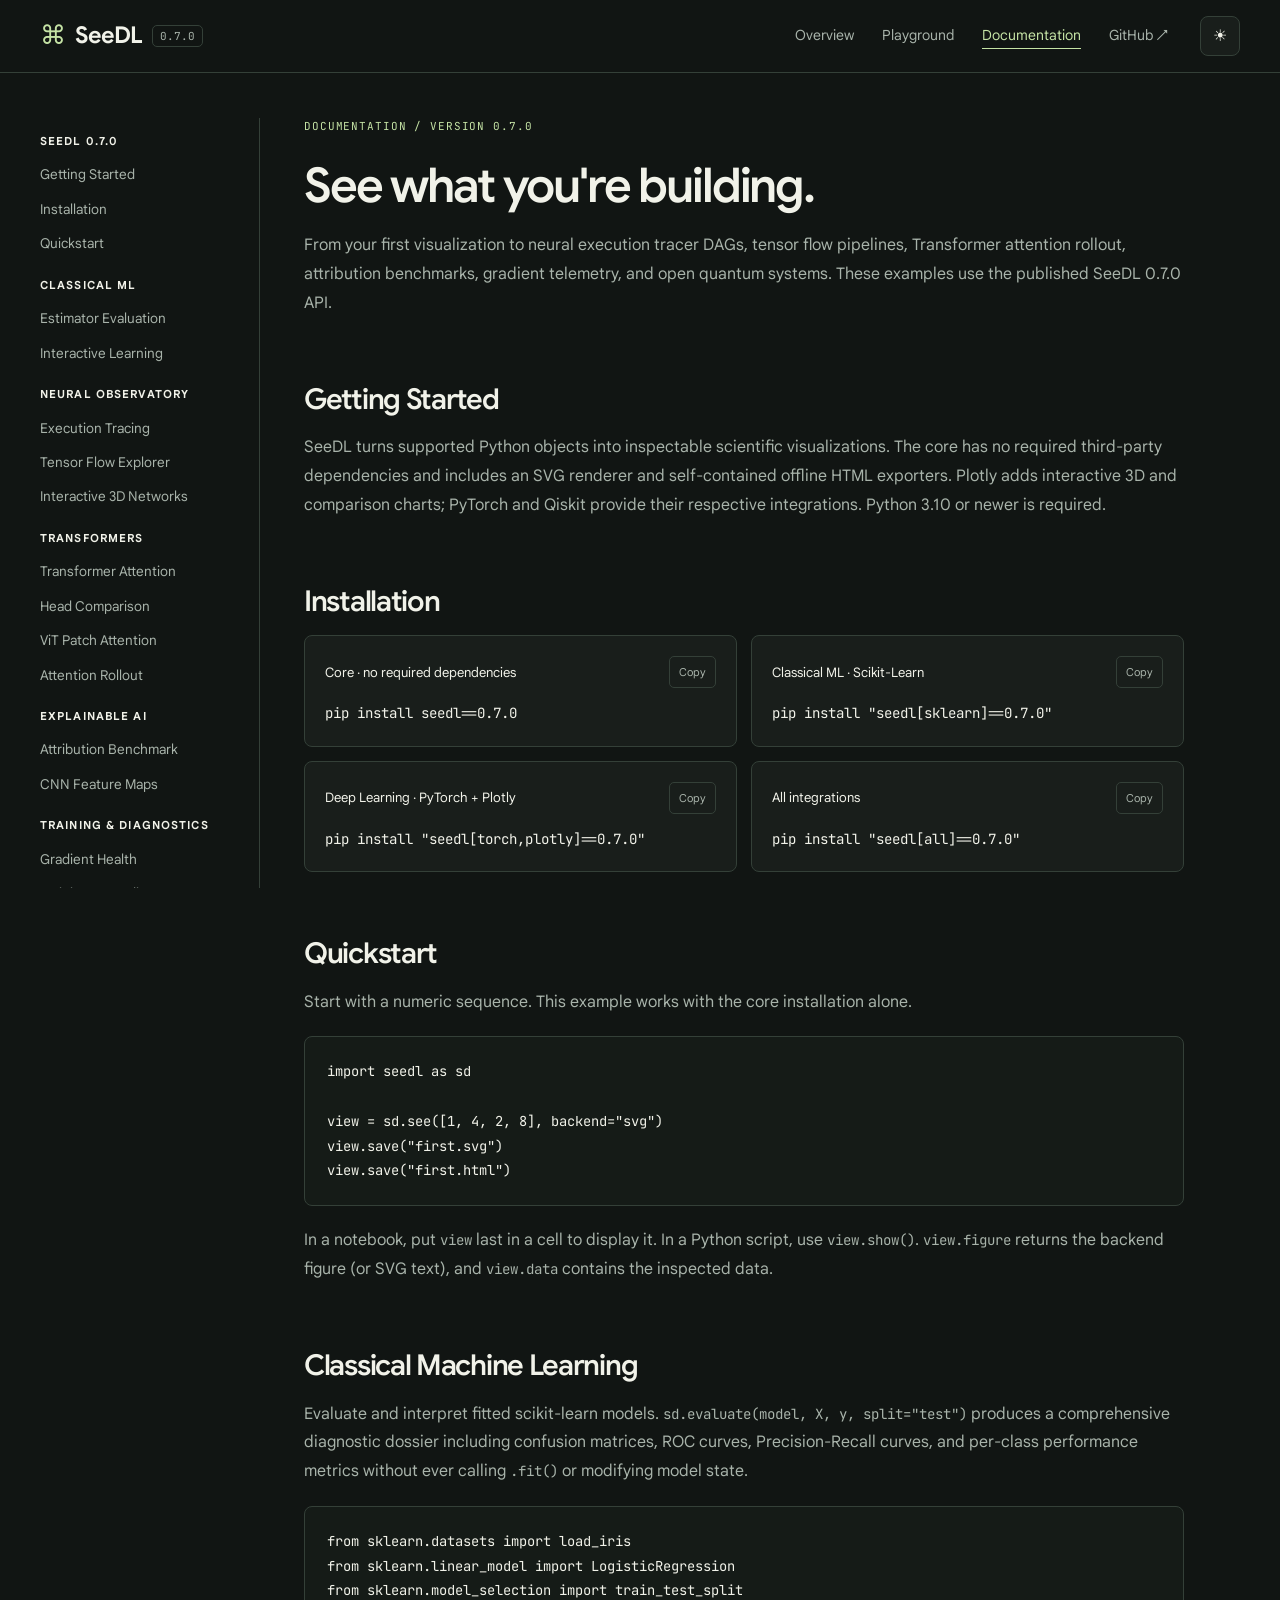
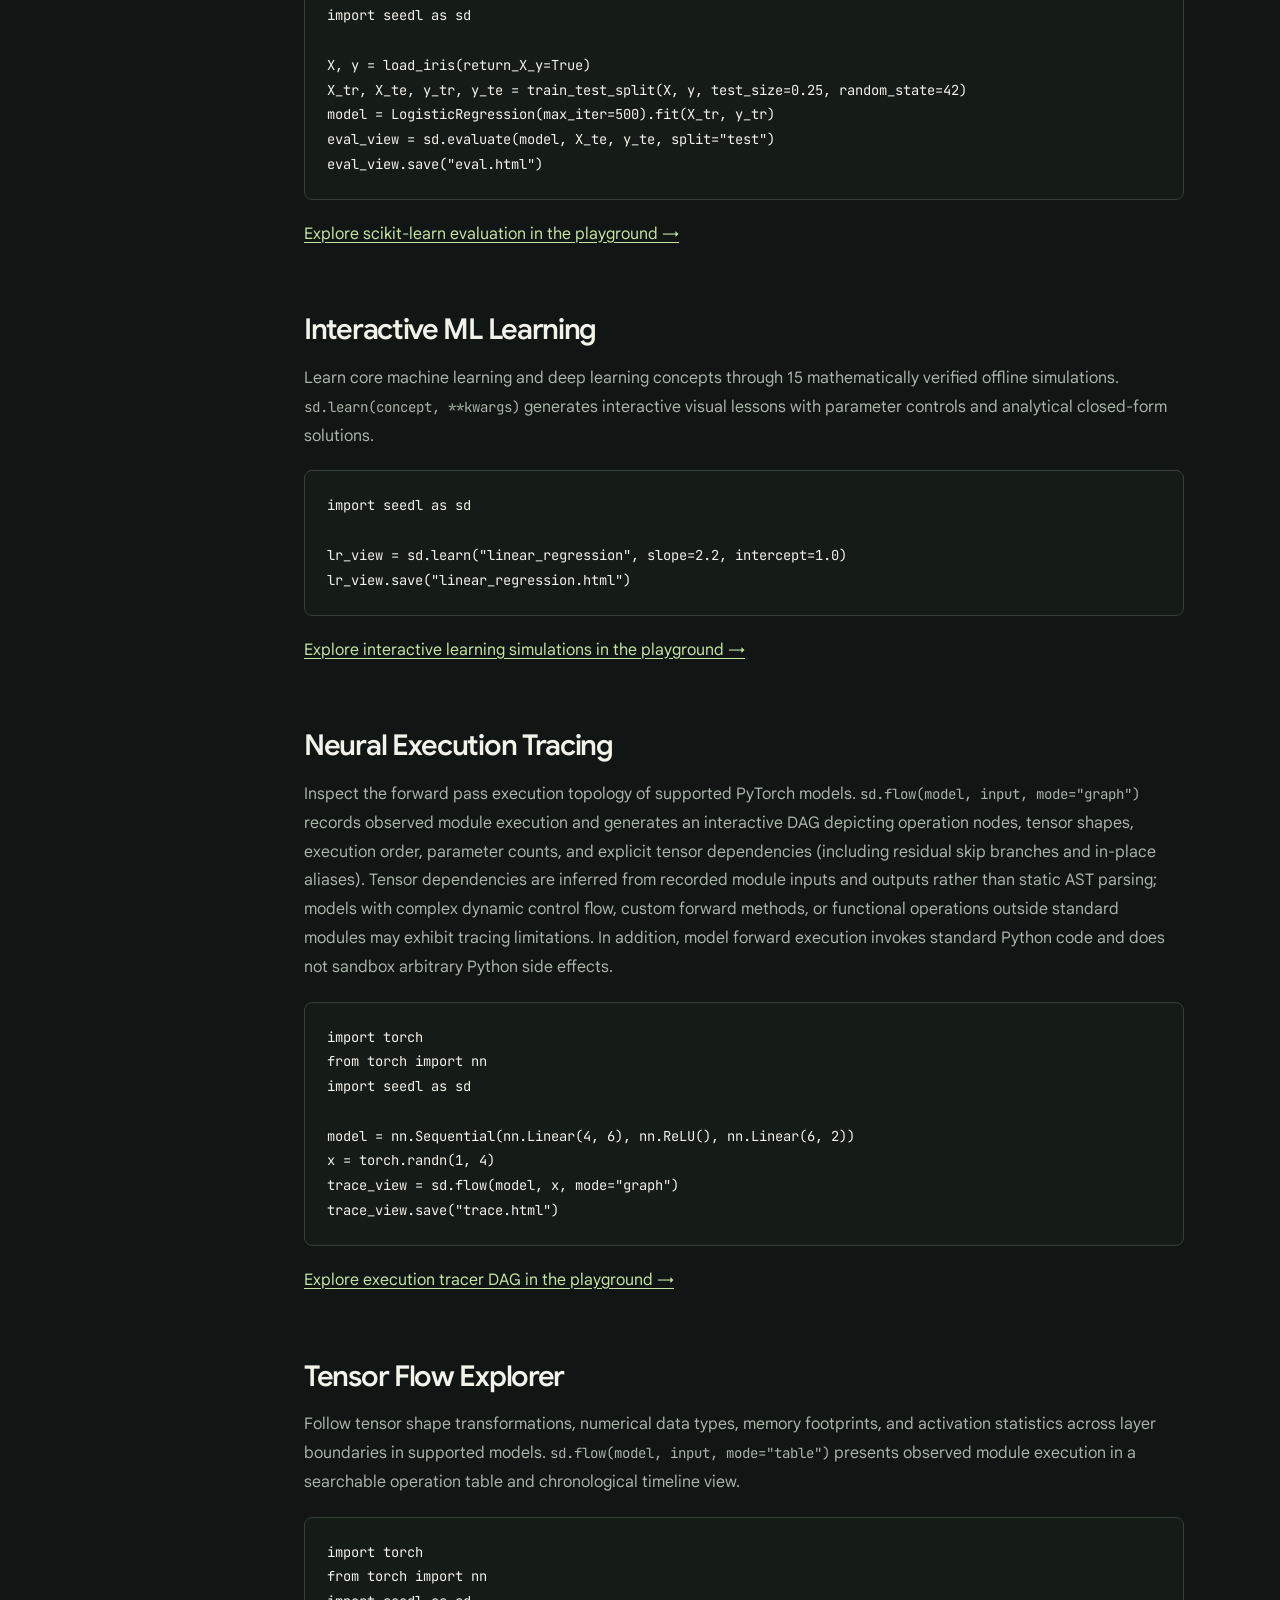
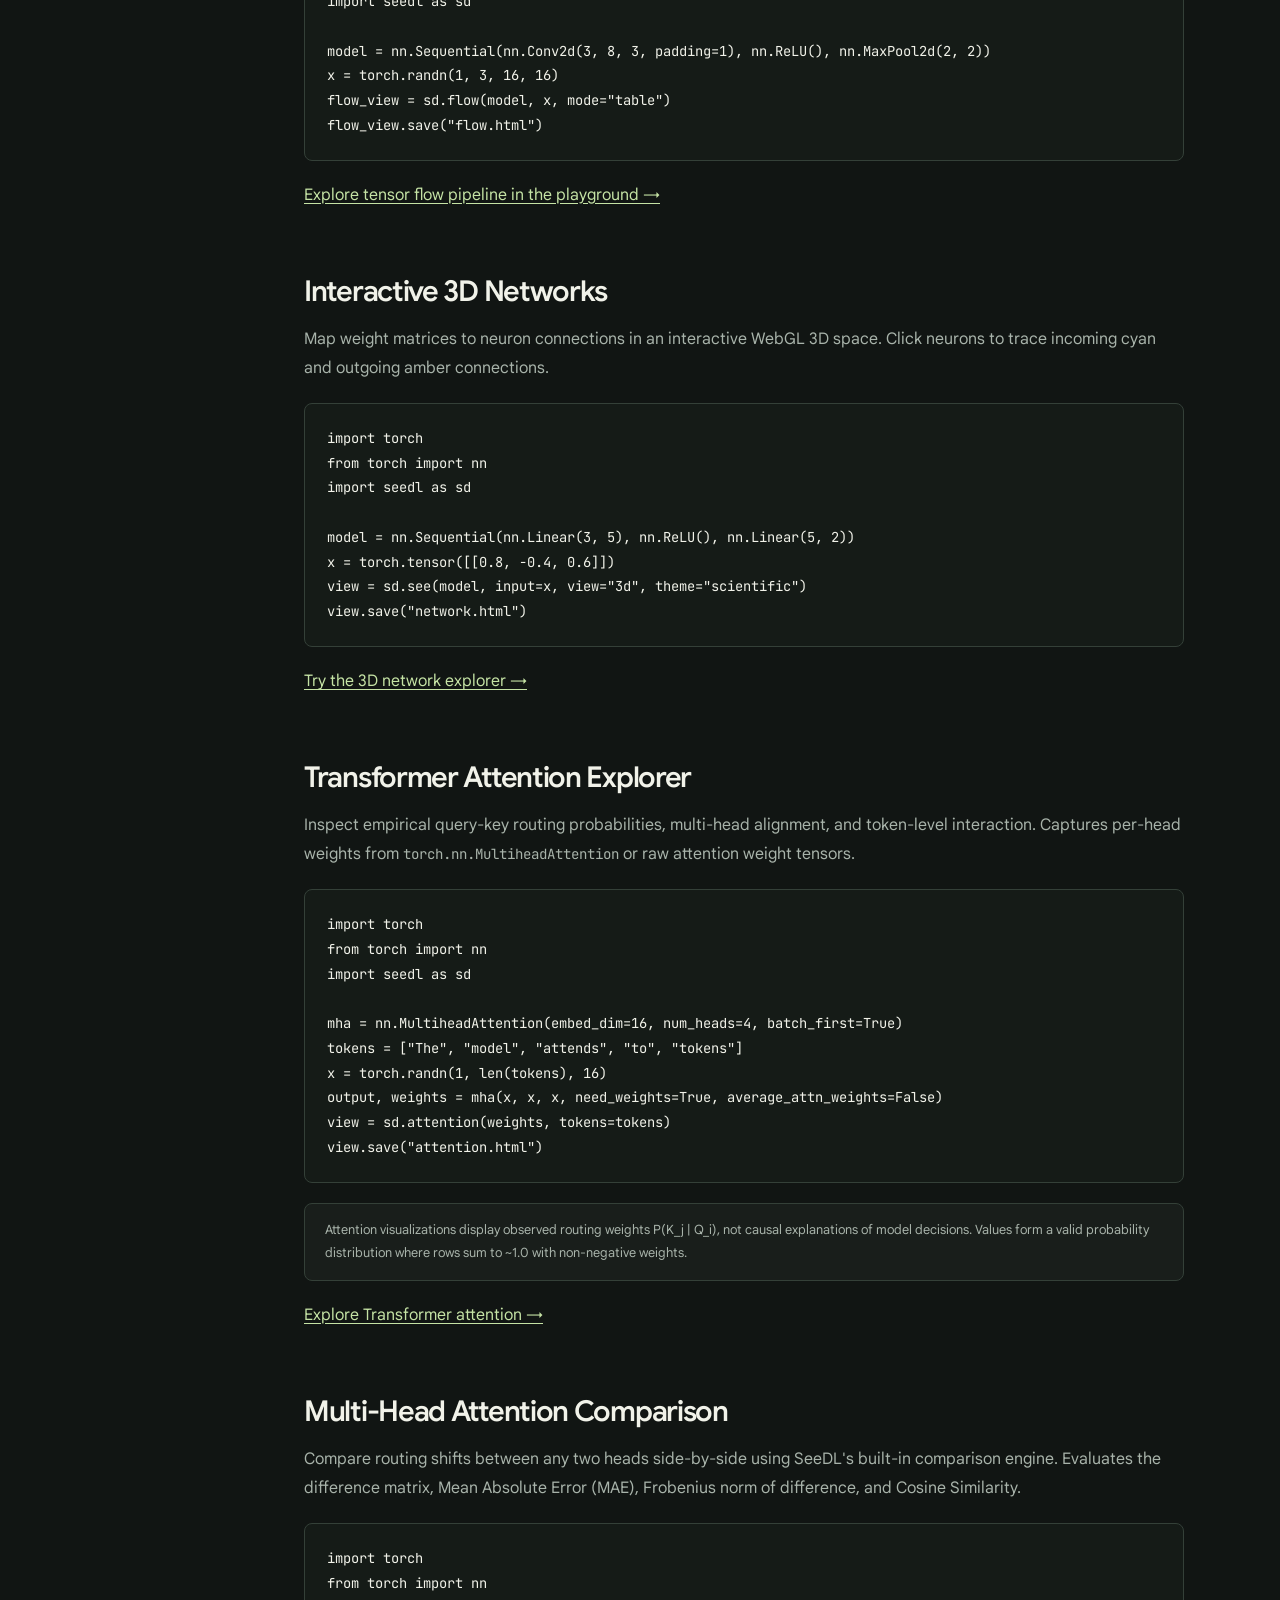
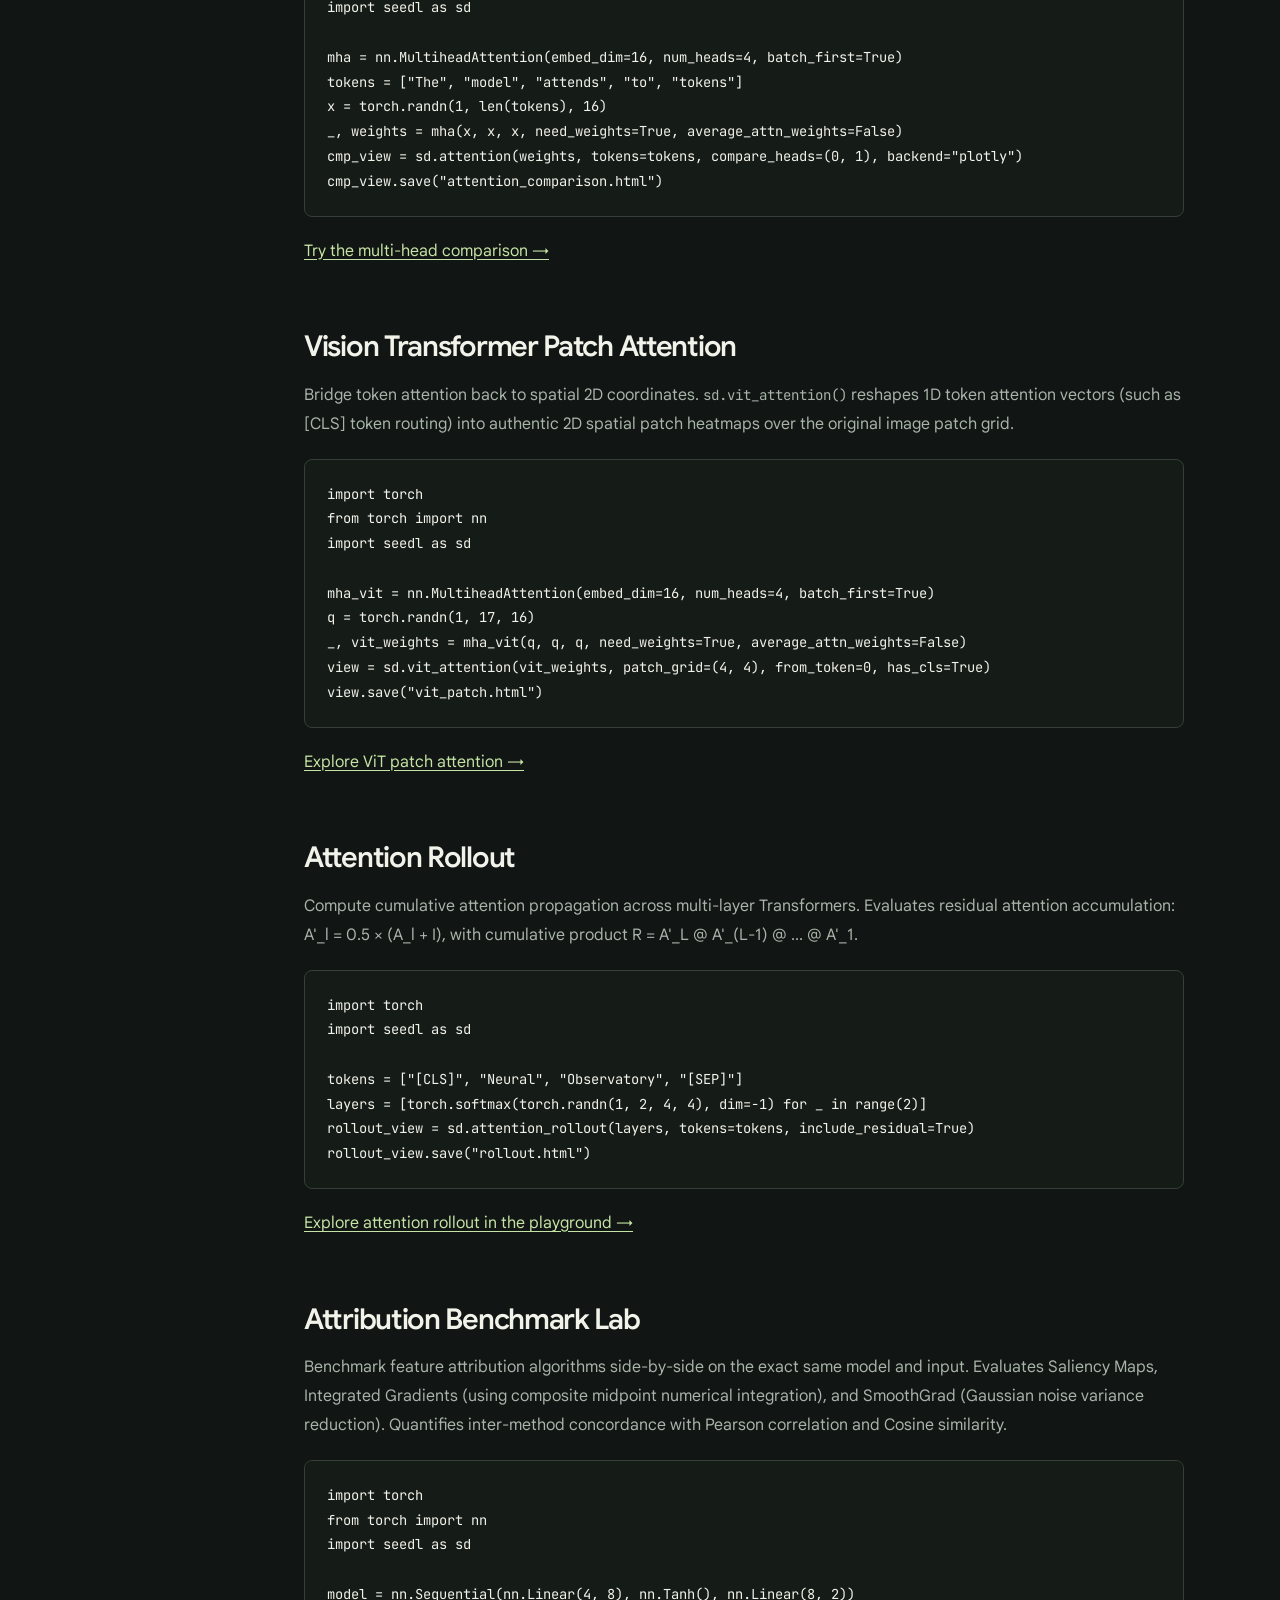
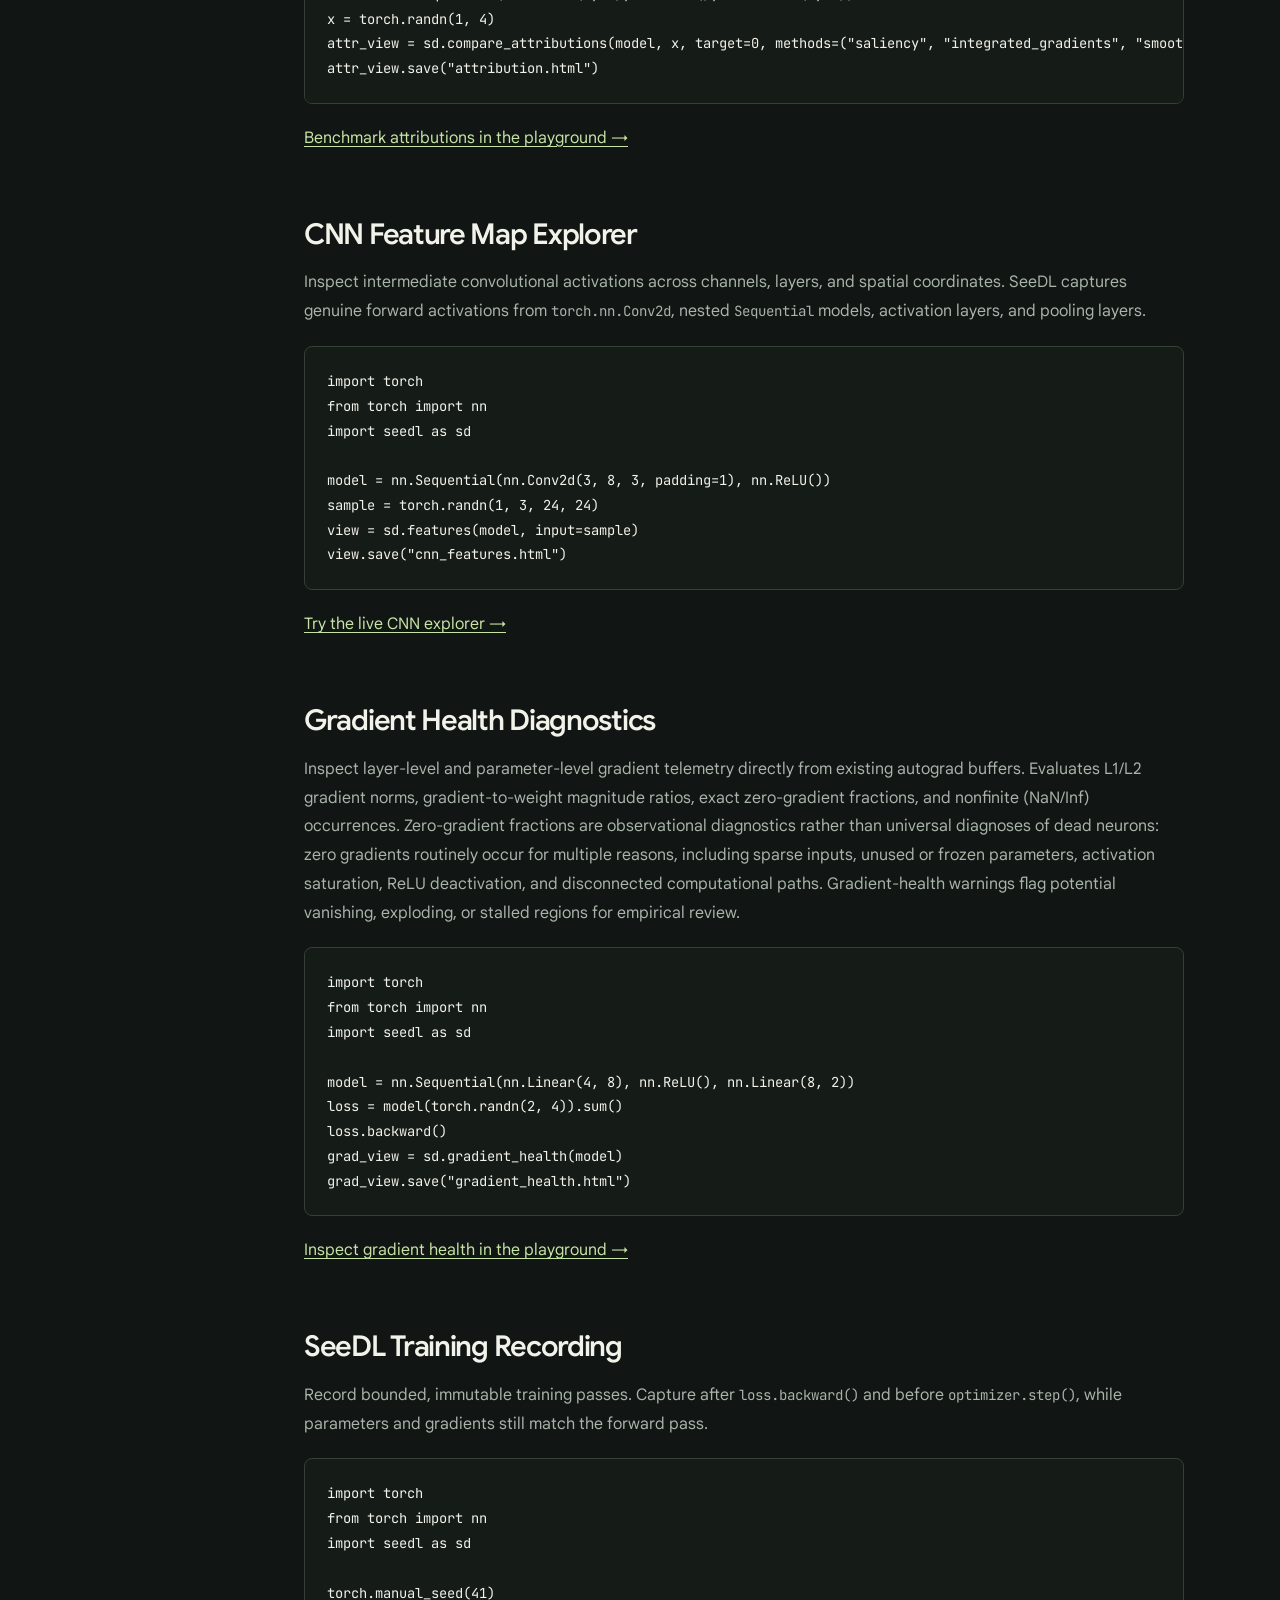
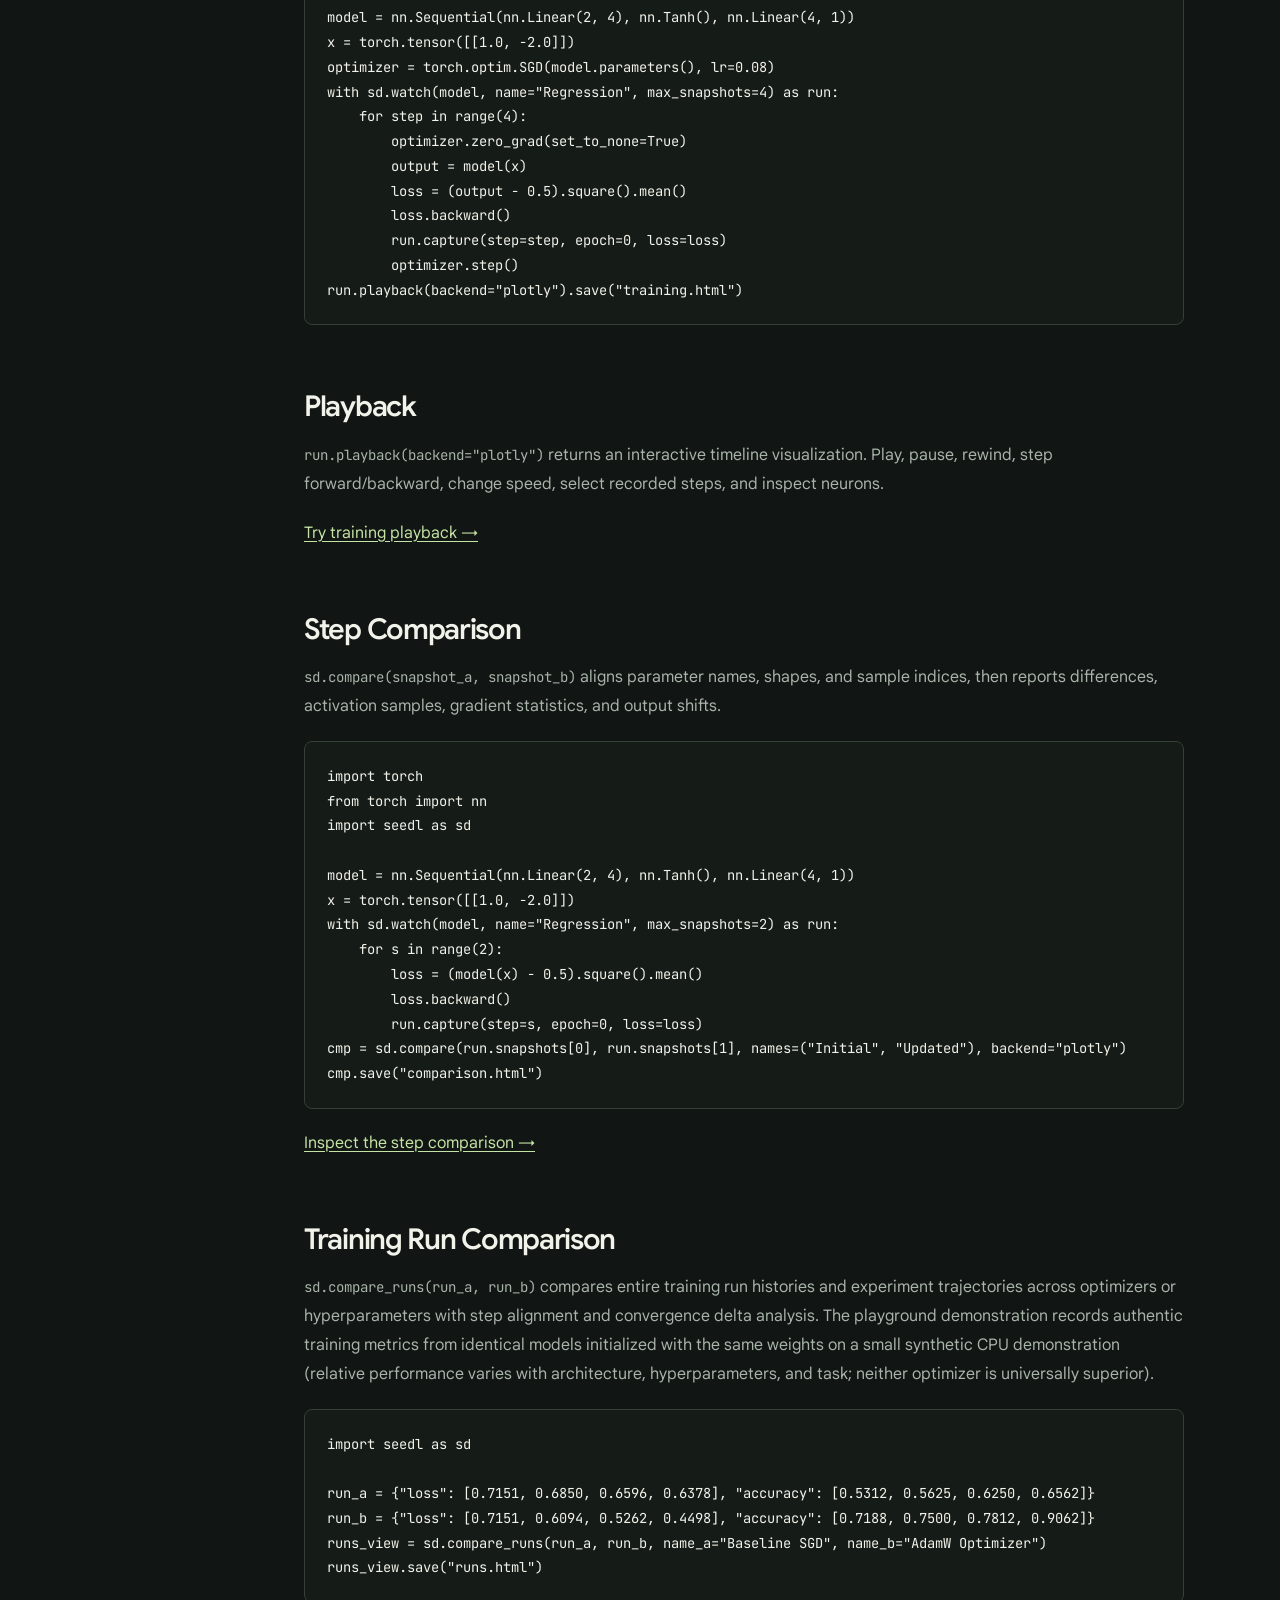
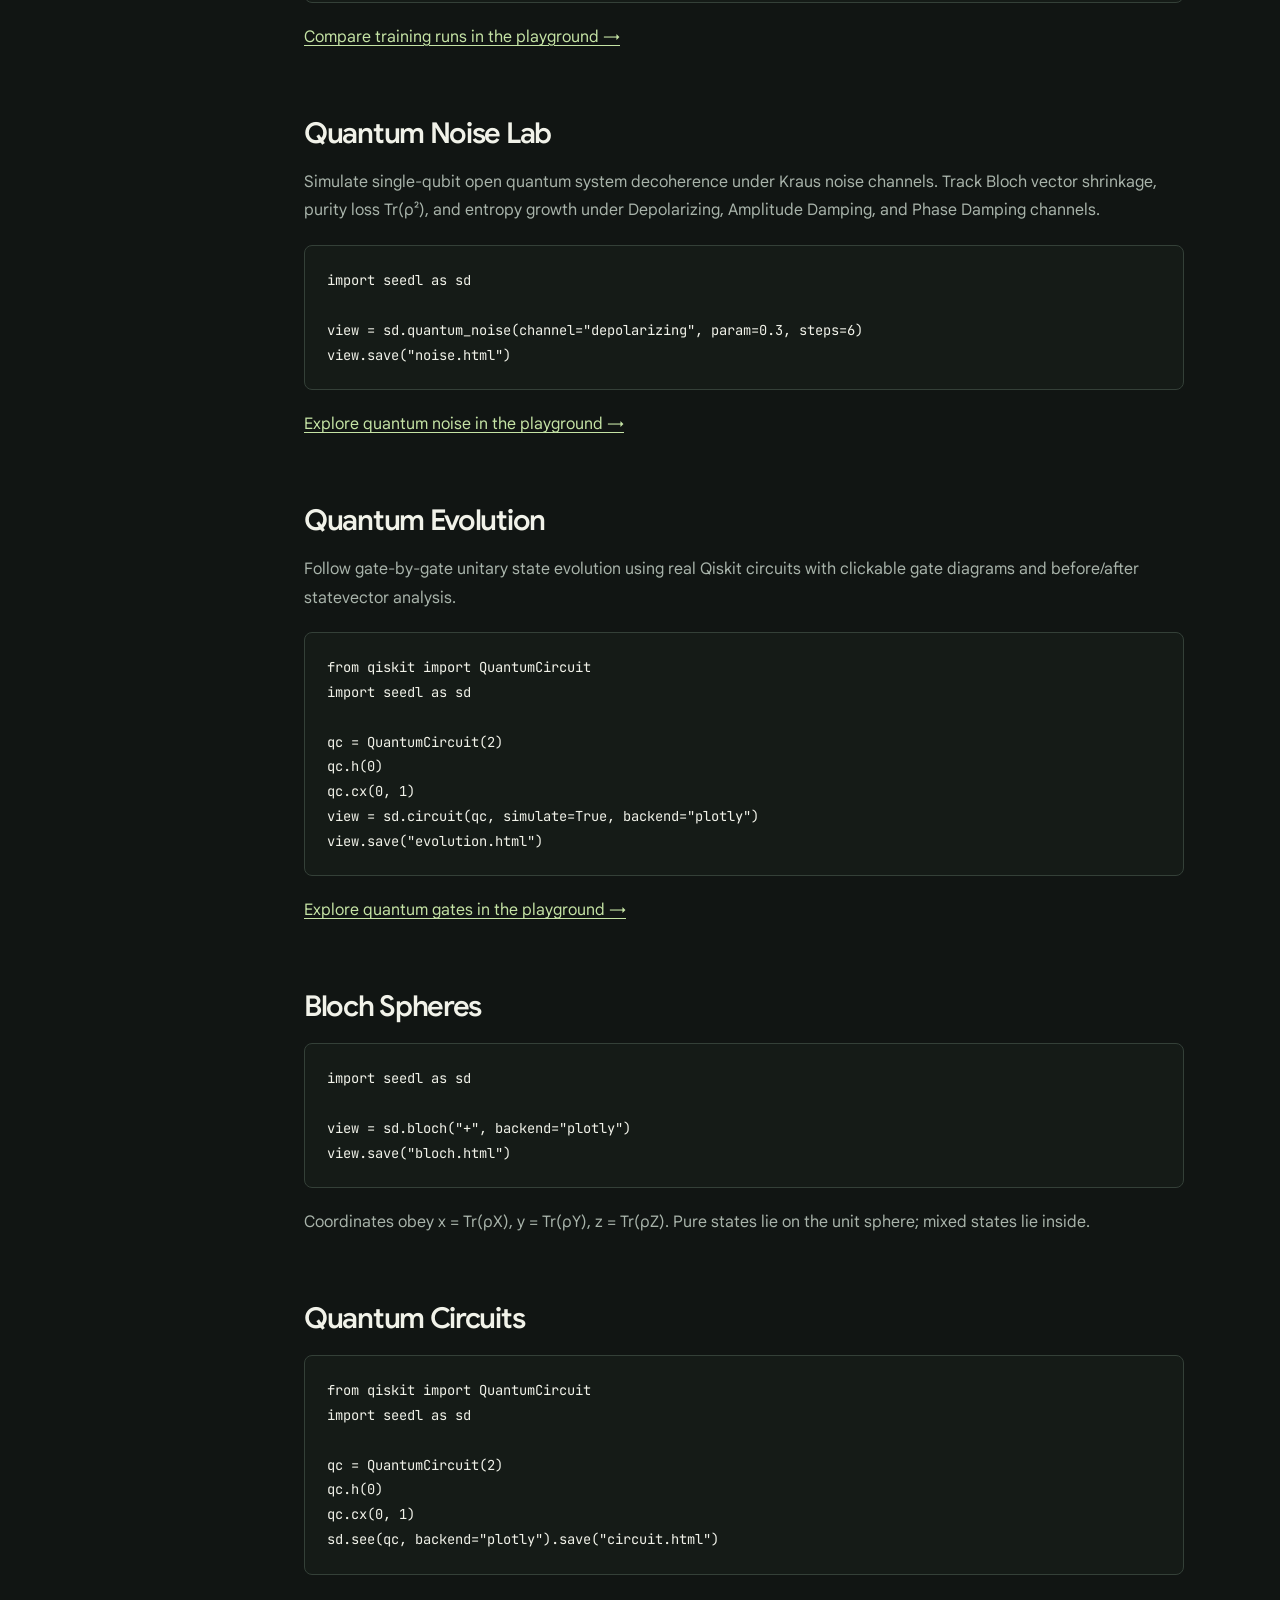
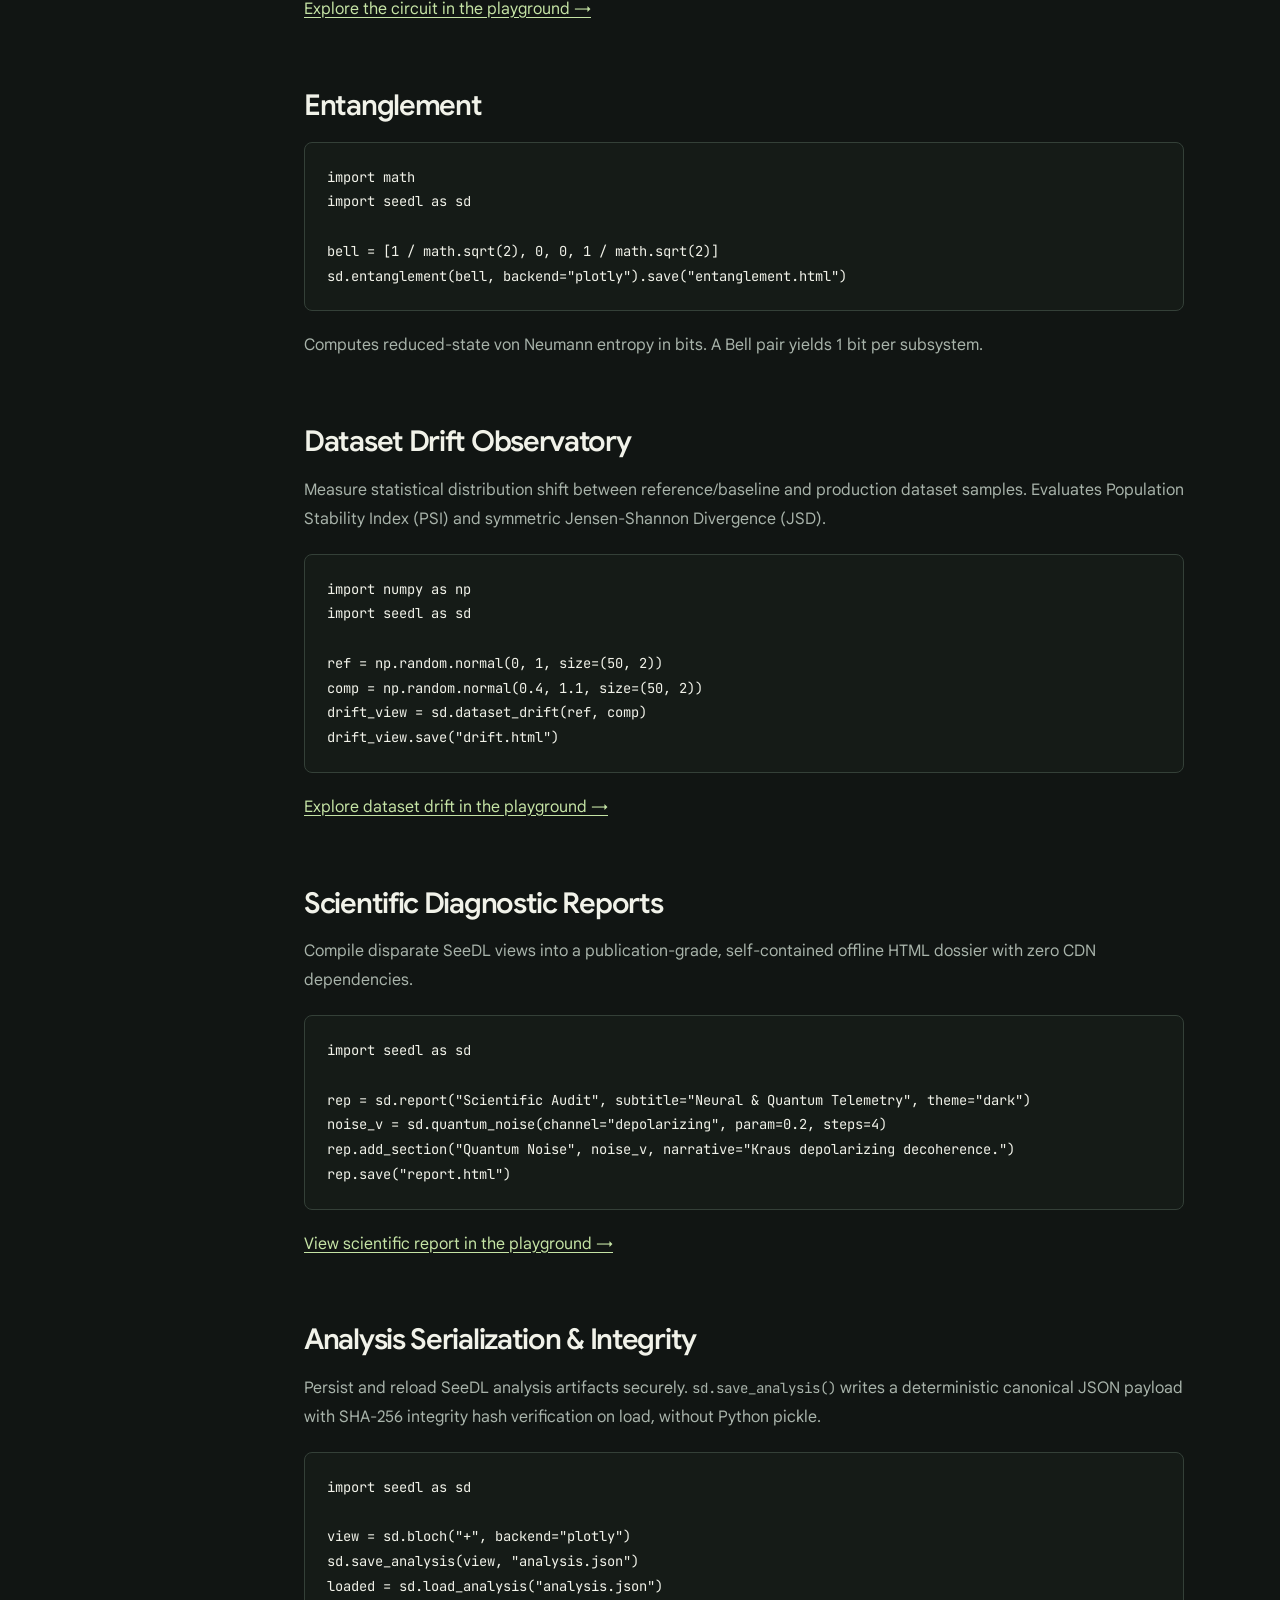
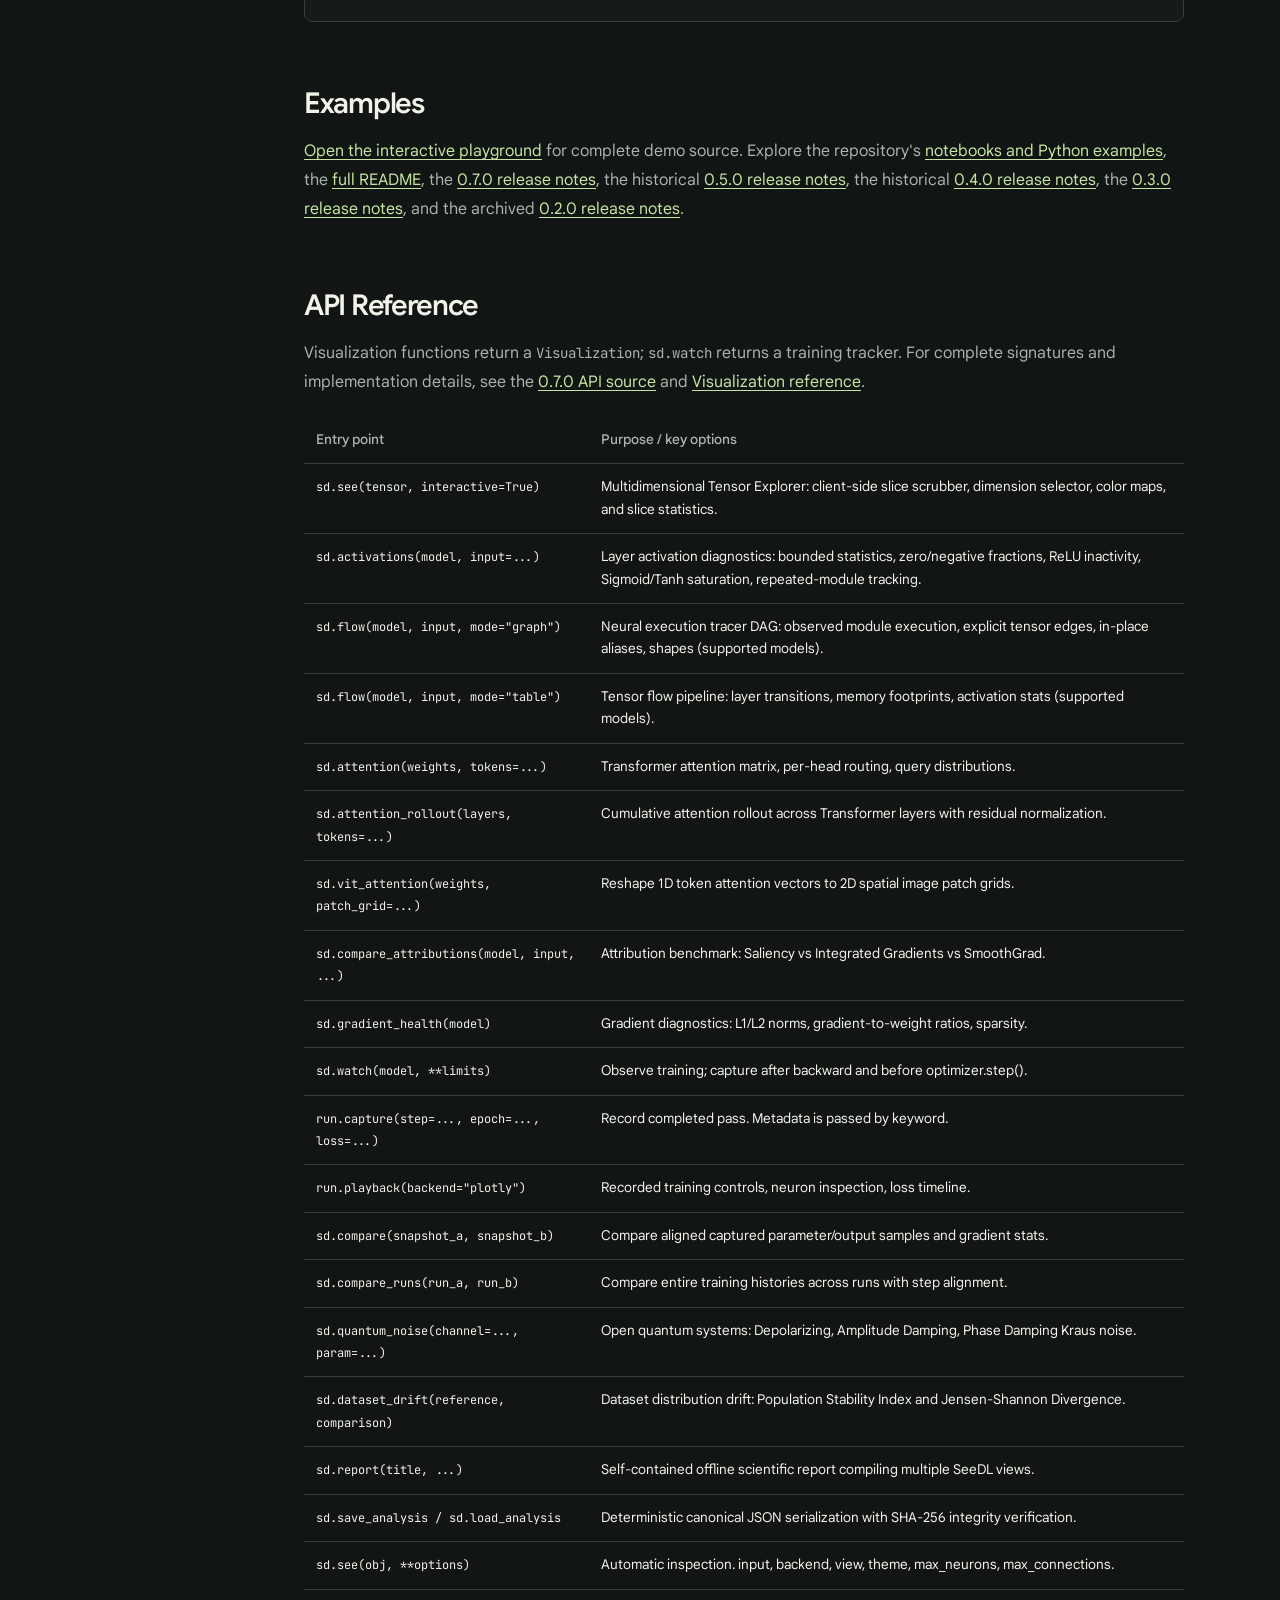
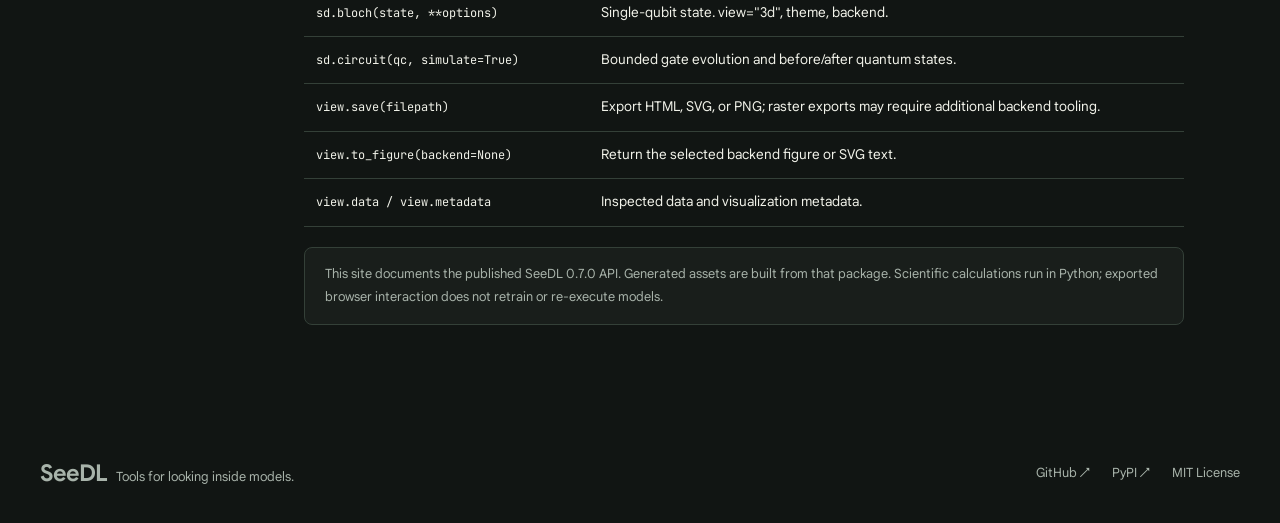
<file: website/docs/index.html>
<!doctype html>
<html lang="en"><head><meta charset="utf-8"><meta name="viewport" content="width=device-width, initial-scale=1">
<title>Documentation · SeeDL 0.7.0</title><meta name="description" content="SeeDL 0.7.0 Neural Observatory &amp; Tensor Explorer documentation: interactive visualization for deep learning and quantum computing. Explore multidimensional tensors, activation diagnostics, execution DAGs, tensor flow, attention rollout, attribution benchmarks, gradient health, and Kraus quantum noise.">
<meta name="theme-color" content="#090e17"><link rel="icon" href="../assets/favicon.svg" type="image/svg+xml">
<link rel="stylesheet" href="../assets/style.css"><script src="../assets/site.js" defer></script></head>
<body><a class="skip" href="#main">Skip to content</a><header class="header"><nav class="nav wrap" aria-label="Main navigation">
<a class="brand" href="../index.html" aria-label="SeeDL home"><span class="brand-mark" aria-hidden="true">⌘</span>SeeDL <span class="version">0.7.0</span></a>
<button class="menu-button" data-menu aria-label="Toggle navigation" aria-controls="main-links" aria-expanded="false">☰</button>
<div class="navlinks" id="main-links"><a href="../index.html">Overview</a><a href="../playground.html">Playground</a><a href="../docs/index.html" aria-current="page">Documentation</a><a href="https://github.com/iamaritrasaha/seedl">GitHub ↗</a></div>
<button class="theme-button" data-theme-toggle aria-label="Use light theme">☀</button></nav></header>
<main id="main" class="wrap doc-layout"><aside class="docnav" aria-label="Documentation sections"><strong>SeeDL 0.7.0</strong><a href="#getting-started">Getting Started</a><a href="#installation">Installation</a><a href="#quickstart">Quickstart</a><strong>Classical ML</strong><a href="#classical-ml">Estimator Evaluation</a><a href="#interactive-ml">Interactive Learning</a><strong>Neural Observatory</strong><a href="#execution-tracing">Execution Tracing</a><a href="#tensor-flow">Tensor Flow Explorer</a><a href="#interactive-3d">Interactive 3D Networks</a><strong>Transformers</strong><a href="#transformer-attention">Transformer Attention</a><a href="#head-comparison">Head Comparison</a><a href="#vit-attention">ViT Patch Attention</a><a href="#attention-rollout">Attention Rollout</a><strong>Explainable AI</strong><a href="#attribution-benchmark">Attribution Benchmark</a><a href="#cnn-features">CNN Feature Maps</a><strong>Training &amp; Diagnostics</strong><a href="#gradient-health">Gradient Health</a><a href="#training-recording">Training Recording</a><a href="#training-playback">Playback</a><a href="#training-comparison">Step Comparison</a><a href="#runs-comparison">Run Comparison</a><strong>Quantum Intelligence</strong><a href="#quantum-noise">Quantum Noise Lab</a><a href="#quantum-evolution">Quantum Evolution</a><a href="#bloch-spheres">Bloch Spheres</a><a href="#quantum-circuits">Quantum Circuits</a><a href="#entanglement">Entanglement</a><strong>Data &amp; Reports</strong><a href="#dataset-drift">Dataset Drift</a><a href="#scientific-reports">Scientific Reports</a><a href="#analysis-integrity">Analysis Integrity</a><strong>Reference</strong><a href="#examples">Examples</a><a href="#api">API Reference</a></aside><article class="docs"><div class="eyebrow">Documentation / Version 0.7.0</div><h1>See what you're building.</h1><p>From your first visualization to neural execution tracer DAGs, tensor flow pipelines, Transformer attention rollout, attribution benchmarks, gradient telemetry, and open quantum systems. These examples use the published SeeDL 0.7.0 API.</p>
<h2 id="getting-started">Getting Started</h2><p>SeeDL turns supported Python objects into inspectable scientific visualizations. The core has no required third-party dependencies and includes an SVG renderer and self-contained offline HTML exporters. Plotly adds interactive 3D and comparison charts; PyTorch and Qiskit provide their respective integrations. Python 3.10 or newer is required.</p>
<h2 id="installation">Installation</h2><div class="install-grid"><div class="install"><div class="install-top"><span>Core · no required dependencies</span><button class="copy" data-copy="pip install seedl==0.7.0" aria-label="Copy Core · no required dependencies installation command">Copy</button></div><code>pip install seedl==0.7.0</code></div><div class="install"><div class="install-top"><span>Classical ML · Scikit-Learn</span><button class="copy" data-copy="pip install &quot;seedl[sklearn]==0.7.0&quot;" aria-label="Copy Classical ML installation command">Copy</button></div><code>pip install &quot;seedl[sklearn]==0.7.0&quot;</code></div><div class="install"><div class="install-top"><span>Deep Learning · PyTorch + Plotly</span><button class="copy" data-copy="pip install &quot;seedl[torch,plotly]==0.7.0&quot;" aria-label="Copy Deep Learning installation command">Copy</button></div><code>pip install &quot;seedl[torch,plotly]==0.7.0&quot;</code></div><div class="install"><div class="install-top"><span>All integrations</span><button class="copy" data-copy="pip install &quot;seedl[all]==0.7.0&quot;" aria-label="Copy All integrations installation command">Copy</button></div><code>pip install &quot;seedl[all]==0.7.0&quot;</code></div></div>
<h2 id="quickstart">Quickstart</h2><p>Start with a numeric sequence. This example works with the core installation alone.</p><pre><code>import seedl as sd

view = sd.see([1, 4, 2, 8], backend=&quot;svg&quot;)
view.save(&quot;first.svg&quot;)
view.save(&quot;first.html&quot;)</code></pre><p>In a notebook, put <code>view</code> last in a cell to display it. In a Python script, use <code>view.show()</code>. <code>view.figure</code> returns the backend figure (or SVG text), and <code>view.data</code> contains the inspected data.</p>

<h2 id="classical-ml">Classical Machine Learning</h2><p>Evaluate and interpret fitted scikit-learn models. <code>sd.evaluate(model, X, y, split="test")</code> produces a comprehensive diagnostic dossier including confusion matrices, ROC curves, Precision-Recall curves, and per-class performance metrics without ever calling <code>.fit()</code> or modifying model state.</p><pre><code>from sklearn.datasets import load_iris
from sklearn.linear_model import LogisticRegression
from sklearn.model_selection import train_test_split
import seedl as sd

X, y = load_iris(return_X_y=True)
X_tr, X_te, y_tr, y_te = train_test_split(X, y, test_size=0.25, random_state=42)
model = LogisticRegression(max_iter=500).fit(X_tr, y_tr)
eval_view = sd.evaluate(model, X_te, y_te, split=&quot;test&quot;)
eval_view.save(&quot;eval.html&quot;)</code></pre><p><a href="../playground.html#sklearn-evaluation">Explore scikit-learn evaluation in the playground →</a></p>

<h2 id="interactive-ml">Interactive ML Learning</h2><p>Learn core machine learning and deep learning concepts through 15 mathematically verified offline simulations. <code>sd.learn(concept, **kwargs)</code> generates interactive visual lessons with parameter controls and analytical closed-form solutions.</p><pre><code>import seedl as sd

lr_view = sd.learn(&quot;linear_regression&quot;, slope=2.2, intercept=1.0)
lr_view.save(&quot;linear_regression.html&quot;)</code></pre><p><a href="../playground.html#linear-regression">Explore interactive learning simulations in the playground →</a></p>

<h2 id="execution-tracing">Neural Execution Tracing</h2><p>Inspect the forward pass execution topology of supported PyTorch models. <code>sd.flow(model, input, mode="graph")</code> records observed module execution and generates an interactive DAG depicting operation nodes, tensor shapes, execution order, parameter counts, and explicit tensor dependencies (including residual skip branches and in-place aliases). Tensor dependencies are inferred from recorded module inputs and outputs rather than static AST parsing; models with complex dynamic control flow, custom forward methods, or functional operations outside standard modules may exhibit tracing limitations. In addition, model forward execution invokes standard Python code and does not sandbox arbitrary Python side effects.</p><pre><code>import torch
from torch import nn
import seedl as sd

model = nn.Sequential(nn.Linear(4, 6), nn.ReLU(), nn.Linear(6, 2))
x = torch.randn(1, 4)
trace_view = sd.flow(model, x, mode=&quot;graph&quot;)
trace_view.save(&quot;trace.html&quot;)</code></pre><p><a href="../playground.html#trace">Explore execution tracer DAG in the playground →</a></p>

<h2 id="tensor-flow">Tensor Flow Explorer</h2><p>Follow tensor shape transformations, numerical data types, memory footprints, and activation statistics across layer boundaries in supported models. <code>sd.flow(model, input, mode="table")</code> presents observed module execution in a searchable operation table and chronological timeline view.</p><pre><code>import torch
from torch import nn
import seedl as sd

model = nn.Sequential(nn.Conv2d(3, 8, 3, padding=1), nn.ReLU(), nn.MaxPool2d(2, 2))
x = torch.randn(1, 3, 16, 16)
flow_view = sd.flow(model, x, mode=&quot;table&quot;)
flow_view.save(&quot;flow.html&quot;)</code></pre><p><a href="../playground.html#flow">Explore tensor flow pipeline in the playground →</a></p>

<h2 id="interactive-3d">Interactive 3D Networks</h2><p>Map weight matrices to neuron connections in an interactive WebGL 3D space. Click neurons to trace incoming cyan and outgoing amber connections.</p><pre><code>import torch
from torch import nn
import seedl as sd

model = nn.Sequential(nn.Linear(3, 5), nn.ReLU(), nn.Linear(5, 2))
x = torch.tensor([[0.8, -0.4, 0.6]])
view = sd.see(model, input=x, view=&quot;3d&quot;, theme=&quot;scientific&quot;)
view.save(&quot;network.html&quot;)</code></pre><p><a href="../playground.html#network">Try the 3D network explorer →</a></p>

<h2 id="transformer-attention">Transformer Attention Explorer</h2><p>Inspect empirical query-key routing probabilities, multi-head alignment, and token-level interaction. Captures per-head weights from <code>torch.nn.MultiheadAttention</code> or raw attention weight tensors.</p><pre><code>import torch
from torch import nn
import seedl as sd

mha = nn.MultiheadAttention(embed_dim=16, num_heads=4, batch_first=True)
tokens = [&quot;The&quot;, &quot;model&quot;, &quot;attends&quot;, &quot;to&quot;, &quot;tokens&quot;]
x = torch.randn(1, len(tokens), 16)
output, weights = mha(x, x, x, need_weights=True, average_attn_weights=False)
view = sd.attention(weights, tokens=tokens)
view.save(&quot;attention.html&quot;)</code></pre><p class="notice">Attention visualizations display observed routing weights P(K_j | Q_i), not causal explanations of model decisions. Values form a valid probability distribution where rows sum to ~1.0 with non-negative weights.</p><p><a href="../playground.html#attention">Explore Transformer attention →</a></p>

<h2 id="head-comparison">Multi-Head Attention Comparison</h2><p>Compare routing shifts between any two heads side-by-side using SeeDL's built-in comparison engine. Evaluates the difference matrix, Mean Absolute Error (MAE), Frobenius norm of difference, and Cosine Similarity.</p><pre><code>import torch
from torch import nn
import seedl as sd

mha = nn.MultiheadAttention(embed_dim=16, num_heads=4, batch_first=True)
tokens = [&quot;The&quot;, &quot;model&quot;, &quot;attends&quot;, &quot;to&quot;, &quot;tokens&quot;]
x = torch.randn(1, len(tokens), 16)
_, weights = mha(x, x, x, need_weights=True, average_attn_weights=False)
cmp_view = sd.attention(weights, tokens=tokens, compare_heads=(0, 1), backend=&quot;plotly&quot;)
cmp_view.save(&quot;attention_comparison.html&quot;)</code></pre><p><a href="../playground.html#attention-cmp">Try the multi-head comparison →</a></p>

<h2 id="vit-attention">Vision Transformer Patch Attention</h2><p>Bridge token attention back to spatial 2D coordinates. <code>sd.vit_attention()</code> reshapes 1D token attention vectors (such as [CLS] token routing) into authentic 2D spatial patch heatmaps over the original image patch grid.</p><pre><code>import torch
from torch import nn
import seedl as sd

mha_vit = nn.MultiheadAttention(embed_dim=16, num_heads=4, batch_first=True)
q = torch.randn(1, 17, 16)
_, vit_weights = mha_vit(q, q, q, need_weights=True, average_attn_weights=False)
view = sd.vit_attention(vit_weights, patch_grid=(4, 4), from_token=0, has_cls=True)
view.save(&quot;vit_patch.html&quot;)</code></pre><p><a href="../playground.html#vit">Explore ViT patch attention →</a></p>

<h2 id="attention-rollout">Attention Rollout</h2><p>Compute cumulative attention propagation across multi-layer Transformers. Evaluates residual attention accumulation: A'_l = 0.5 × (A_l + I), with cumulative product R = A'_L @ A'_(L-1) @ ... @ A'_1.</p><pre><code>import torch
import seedl as sd

tokens = [&quot;[CLS]&quot;, &quot;Neural&quot;, &quot;Observatory&quot;, &quot;[SEP]&quot;]
layers = [torch.softmax(torch.randn(1, 2, 4, 4), dim=-1) for _ in range(2)]
rollout_view = sd.attention_rollout(layers, tokens=tokens, include_residual=True)
rollout_view.save(&quot;rollout.html&quot;)</code></pre><p><a href="../playground.html#rollout">Explore attention rollout in the playground →</a></p>

<h2 id="attribution-benchmark">Attribution Benchmark Lab</h2><p>Benchmark feature attribution algorithms side-by-side on the exact same model and input. Evaluates Saliency Maps, Integrated Gradients (using composite midpoint numerical integration), and SmoothGrad (Gaussian noise variance reduction). Quantifies inter-method concordance with Pearson correlation and Cosine similarity.</p><pre><code>import torch
from torch import nn
import seedl as sd

model = nn.Sequential(nn.Linear(4, 8), nn.Tanh(), nn.Linear(8, 2))
x = torch.randn(1, 4)
attr_view = sd.compare_attributions(model, x, target=0, methods=(&quot;saliency&quot;, &quot;integrated_gradients&quot;, &quot;smoothgrad&quot;), steps=4, samples=4)
attr_view.save(&quot;attribution.html&quot;)</code></pre><p><a href="../playground.html#attribution">Benchmark attributions in the playground →</a></p>

<h2 id="cnn-features">CNN Feature Map Explorer</h2><p>Inspect intermediate convolutional activations across channels, layers, and spatial coordinates. SeeDL captures genuine forward activations from <code>torch.nn.Conv2d</code>, nested <code>Sequential</code> models, activation layers, and pooling layers.</p><pre><code>import torch
from torch import nn
import seedl as sd

model = nn.Sequential(nn.Conv2d(3, 8, 3, padding=1), nn.ReLU())
sample = torch.randn(1, 3, 24, 24)
view = sd.features(model, input=sample)
view.save(&quot;cnn_features.html&quot;)</code></pre><p><a href="../playground.html#cnn">Try the live CNN explorer →</a></p>

<h2 id="gradient-health">Gradient Health Diagnostics</h2><p>Inspect layer-level and parameter-level gradient telemetry directly from existing autograd buffers. Evaluates L1/L2 gradient norms, gradient-to-weight magnitude ratios, exact zero-gradient fractions, and nonfinite (NaN/Inf) occurrences. Zero-gradient fractions are observational diagnostics rather than universal diagnoses of dead neurons: zero gradients routinely occur for multiple reasons, including sparse inputs, unused or frozen parameters, activation saturation, ReLU deactivation, and disconnected computational paths. Gradient-health warnings flag potential vanishing, exploding, or stalled regions for empirical review.</p><pre><code>import torch
from torch import nn
import seedl as sd

model = nn.Sequential(nn.Linear(4, 8), nn.ReLU(), nn.Linear(8, 2))
loss = model(torch.randn(2, 4)).sum()
loss.backward()
grad_view = sd.gradient_health(model)
grad_view.save(&quot;gradient_health.html&quot;)</code></pre><p><a href="../playground.html#gradient-health">Inspect gradient health in the playground →</a></p>

<h2 id="training-recording">SeeDL Training Recording</h2><p>Record bounded, immutable training passes. Capture after <code>loss.backward()</code> and before <code>optimizer.step()</code>, while parameters and gradients still match the forward pass.</p><pre><code>import torch
from torch import nn
import seedl as sd

torch.manual_seed(41)
model = nn.Sequential(nn.Linear(2, 4), nn.Tanh(), nn.Linear(4, 1))
x = torch.tensor([[1.0, -2.0]])
optimizer = torch.optim.SGD(model.parameters(), lr=0.08)
with sd.watch(model, name=&quot;Regression&quot;, max_snapshots=4) as run:
    for step in range(4):
        optimizer.zero_grad(set_to_none=True)
        output = model(x)
        loss = (output - 0.5).square().mean()
        loss.backward()
        run.capture(step=step, epoch=0, loss=loss)
        optimizer.step()
run.playback(backend=&quot;plotly&quot;).save(&quot;training.html&quot;)</code></pre>

<h2 id="training-playback">Playback</h2><p><code>run.playback(backend="plotly")</code> returns an interactive timeline visualization. Play, pause, rewind, step forward/backward, change speed, select recorded steps, and inspect neurons.</p><p><a href="../playground.html#training">Try training playback →</a></p>

<h2 id="training-comparison">Step Comparison</h2><p><code>sd.compare(snapshot_a, snapshot_b)</code> aligns parameter names, shapes, and sample indices, then reports differences, activation samples, gradient statistics, and output shifts.</p><pre><code>import torch
from torch import nn
import seedl as sd

model = nn.Sequential(nn.Linear(2, 4), nn.Tanh(), nn.Linear(4, 1))
x = torch.tensor([[1.0, -2.0]])
with sd.watch(model, name=&quot;Regression&quot;, max_snapshots=2) as run:
    for s in range(2):
        loss = (model(x) - 0.5).square().mean()
        loss.backward()
        run.capture(step=s, epoch=0, loss=loss)
cmp = sd.compare(run.snapshots[0], run.snapshots[1], names=(&quot;Initial&quot;, &quot;Updated&quot;), backend=&quot;plotly&quot;)
cmp.save(&quot;comparison.html&quot;)</code></pre><p><a href="../playground.html#comparison">Inspect the step comparison →</a></p>

<h2 id="runs-comparison">Training Run Comparison</h2><p><code>sd.compare_runs(run_a, run_b)</code> compares entire training run histories and experiment trajectories across optimizers or hyperparameters with step alignment and convergence delta analysis. The playground demonstration records authentic training metrics from identical models initialized with the same weights on a small synthetic CPU demonstration (relative performance varies with architecture, hyperparameters, and task; neither optimizer is universally superior).</p><pre><code>import seedl as sd

run_a = {&quot;loss&quot;: [0.7151, 0.6850, 0.6596, 0.6378], &quot;accuracy&quot;: [0.5312, 0.5625, 0.6250, 0.6562]}
run_b = {&quot;loss&quot;: [0.7151, 0.6094, 0.5262, 0.4498], &quot;accuracy&quot;: [0.7188, 0.7500, 0.7812, 0.9062]}
runs_view = sd.compare_runs(run_a, run_b, name_a=&quot;Baseline SGD&quot;, name_b=&quot;AdamW Optimizer&quot;)
runs_view.save(&quot;runs.html&quot;)</code></pre><p><a href="../playground.html#runs-compare">Compare training runs in the playground →</a></p>

<h2 id="quantum-noise">Quantum Noise Lab</h2><p>Simulate single-qubit open quantum system decoherence under Kraus noise channels. Track Bloch vector shrinkage, purity loss Tr(ρ²), and entropy growth under Depolarizing, Amplitude Damping, and Phase Damping channels.</p><pre><code>import seedl as sd

view = sd.quantum_noise(channel=&quot;depolarizing&quot;, param=0.3, steps=6)
view.save(&quot;noise.html&quot;)</code></pre><p><a href="../playground.html#quantum-noise">Explore quantum noise in the playground →</a></p>

<h2 id="quantum-evolution">Quantum Evolution</h2><p>Follow gate-by-gate unitary state evolution using real Qiskit circuits with clickable gate diagrams and before/after statevector analysis.</p><pre><code>from qiskit import QuantumCircuit
import seedl as sd

qc = QuantumCircuit(2)
qc.h(0)
qc.cx(0, 1)
view = sd.circuit(qc, simulate=True, backend=&quot;plotly&quot;)
view.save(&quot;evolution.html&quot;)</code></pre><p><a href="../playground.html#evolution">Explore quantum gates in the playground →</a></p>

<h2 id="bloch-spheres">Bloch Spheres</h2><pre><code>import seedl as sd

view = sd.bloch(&quot;+&quot;, backend=&quot;plotly&quot;)
view.save(&quot;bloch.html&quot;)</code></pre><p>Coordinates obey x = Tr(ρX), y = Tr(ρY), z = Tr(ρZ). Pure states lie on the unit sphere; mixed states lie inside.</p>

<h2 id="quantum-circuits">Quantum Circuits</h2><pre><code>from qiskit import QuantumCircuit
import seedl as sd

qc = QuantumCircuit(2)
qc.h(0)
qc.cx(0, 1)
sd.see(qc, backend=&quot;plotly&quot;).save(&quot;circuit.html&quot;)</code></pre><p><a href="../playground.html#circuit">Explore the circuit in the playground →</a></p>

<h2 id="entanglement">Entanglement</h2><pre><code>import math
import seedl as sd

bell = [1 / math.sqrt(2), 0, 0, 1 / math.sqrt(2)]
sd.entanglement(bell, backend=&quot;plotly&quot;).save(&quot;entanglement.html&quot;)</code></pre><p>Computes reduced-state von Neumann entropy in bits. A Bell pair yields 1 bit per subsystem.</p>

<h2 id="dataset-drift">Dataset Drift Observatory</h2><p>Measure statistical distribution shift between reference/baseline and production dataset samples. Evaluates Population Stability Index (PSI) and symmetric Jensen-Shannon Divergence (JSD).</p><pre><code>import numpy as np
import seedl as sd

ref = np.random.normal(0, 1, size=(50, 2))
comp = np.random.normal(0.4, 1.1, size=(50, 2))
drift_view = sd.dataset_drift(ref, comp)
drift_view.save(&quot;drift.html&quot;)</code></pre><p><a href="../playground.html#dataset-drift">Explore dataset drift in the playground →</a></p>

<h2 id="scientific-reports">Scientific Diagnostic Reports</h2><p>Compile disparate SeeDL views into a publication-grade, self-contained offline HTML dossier with zero CDN dependencies.</p><pre><code>import seedl as sd

rep = sd.report(&quot;Scientific Audit&quot;, subtitle=&quot;Neural &amp; Quantum Telemetry&quot;, theme=&quot;dark&quot;)
noise_v = sd.quantum_noise(channel=&quot;depolarizing&quot;, param=0.2, steps=4)
rep.add_section(&quot;Quantum Noise&quot;, noise_v, narrative=&quot;Kraus depolarizing decoherence.&quot;)
rep.save(&quot;report.html&quot;)</code></pre><p><a href="../playground.html#report">View scientific report in the playground →</a></p>

<h2 id="analysis-integrity">Analysis Serialization &amp; Integrity</h2><p>Persist and reload SeeDL analysis artifacts securely. <code>sd.save_analysis()</code> writes a deterministic canonical JSON payload with SHA-256 integrity hash verification on load, without Python pickle.</p><pre><code>import seedl as sd

view = sd.bloch(&quot;+&quot;, backend=&quot;plotly&quot;)
sd.save_analysis(view, &quot;analysis.json&quot;)
loaded = sd.load_analysis(&quot;analysis.json&quot;)</code></pre>

<h2 id="examples">Examples</h2><p><a href="../playground.html">Open the interactive playground</a> for complete demo source. Explore the repository's <a href="https://github.com/iamaritrasaha/seedl/tree/main/examples">notebooks and Python examples</a>, the <a href="https://github.com/iamaritrasaha/seedl/blob/main/README.md">full README</a>, the <a href="https://github.com/iamaritrasaha/seedl/releases/tag/v0.7.0">0.7.0 release notes</a>, the historical <a href="https://github.com/iamaritrasaha/seedl/releases/tag/v0.5.0">0.5.0 release notes</a>, the historical <a href="https://github.com/iamaritrasaha/seedl/releases/tag/v0.4.0">0.4.0 release notes</a>, the <a href="https://github.com/iamaritrasaha/seedl/releases/tag/v0.3.0">0.3.0 release notes</a>, and the archived <a href="https://github.com/iamaritrasaha/seedl/blob/main/docs/RELEASE_NOTES_0.2.0.md">0.2.0 release notes</a>.</p>

<h2 id="api">API Reference</h2><p>Visualization functions return a <code>Visualization</code>; <code>sd.watch</code> returns a training tracker. For complete signatures and implementation details, see the <a href="https://github.com/iamaritrasaha/seedl/blob/v0.7.0/src/seedl/api.py">0.7.0 API source</a> and <a href="https://github.com/iamaritrasaha/seedl/blob/v0.7.0/src/seedl/view.py">Visualization reference</a>.</p><table><thead><tr><th>Entry point</th><th>Purpose / key options</th></tr></thead><tbody><tr><td><code>sd.see(tensor, interactive=True)</code></td><td>Multidimensional Tensor Explorer: client-side slice scrubber, dimension selector, color maps, and slice statistics.</td></tr><tr><td><code>sd.activations(model, input=...)</code></td><td>Layer activation diagnostics: bounded statistics, zero/negative fractions, ReLU inactivity, Sigmoid/Tanh saturation, repeated-module tracking.</td></tr><tr><td><code>sd.flow(model, input, mode="graph")</code></td><td>Neural execution tracer DAG: observed module execution, explicit tensor edges, in-place aliases, shapes (supported models).</td></tr><tr><td><code>sd.flow(model, input, mode="table")</code></td><td>Tensor flow pipeline: layer transitions, memory footprints, activation stats (supported models).</td></tr><tr><td><code>sd.attention(weights, tokens=...)</code></td><td>Transformer attention matrix, per-head routing, query distributions.</td></tr><tr><td><code>sd.attention_rollout(layers, tokens=...)</code></td><td>Cumulative attention rollout across Transformer layers with residual normalization.</td></tr><tr><td><code>sd.vit_attention(weights, patch_grid=...)</code></td><td>Reshape 1D token attention vectors to 2D spatial image patch grids.</td></tr><tr><td><code>sd.compare_attributions(model, input, ...)</code></td><td>Attribution benchmark: Saliency vs Integrated Gradients vs SmoothGrad.</td></tr><tr><td><code>sd.gradient_health(model)</code></td><td>Gradient diagnostics: L1/L2 norms, gradient-to-weight ratios, sparsity.</td></tr><tr><td><code>sd.watch(model, **limits)</code></td><td>Observe training; capture after backward and before optimizer.step().</td></tr><tr><td><code>run.capture(step=..., epoch=..., loss=...)</code></td><td>Record completed pass. Metadata is passed by keyword.</td></tr><tr><td><code>run.playback(backend="plotly")</code></td><td>Recorded training controls, neuron inspection, loss timeline.</td></tr><tr><td><code>sd.compare(snapshot_a, snapshot_b)</code></td><td>Compare aligned captured parameter/output samples and gradient stats.</td></tr><tr><td><code>sd.compare_runs(run_a, run_b)</code></td><td>Compare entire training histories across runs with step alignment.</td></tr><tr><td><code>sd.quantum_noise(channel=..., param=...)</code></td><td>Open quantum systems: Depolarizing, Amplitude Damping, Phase Damping Kraus noise.</td></tr><tr><td><code>sd.dataset_drift(reference, comparison)</code></td><td>Dataset distribution drift: Population Stability Index and Jensen-Shannon Divergence.</td></tr><tr><td><code>sd.report(title, ...)</code></td><td>Self-contained offline scientific report compiling multiple SeeDL views.</td></tr><tr><td><code>sd.save_analysis / sd.load_analysis</code></td><td>Deterministic canonical JSON serialization with SHA-256 integrity verification.</td></tr><tr><td><code>sd.see(obj, **options)</code></td><td>Automatic inspection. input, backend, view, theme, max_neurons, max_connections.</td></tr><tr><td><code>sd.bloch(state, **options)</code></td><td>Single-qubit state. view="3d", theme, backend.</td></tr><tr><td><code>sd.circuit(qc, simulate=True)</code></td><td>Bounded gate evolution and before/after quantum states.</td></tr><tr><td><code>view.save(filepath)</code></td><td>Export HTML, SVG, or PNG; raster exports may require additional backend tooling.</td></tr><tr><td><code>view.to_figure(backend=None)</code></td><td>Return the selected backend figure or SVG text.</td></tr><tr><td><code>view.data / view.metadata</code></td><td>Inspected data and visualization metadata.</td></tr></tbody></table><p class="notice">This site documents the published SeeDL 0.7.0 API. Generated assets are built from that package. Scientific calculations run in Python; exported browser interaction does not retrain or re-execute models.</p></article></main>
<footer class="footer wrap"><span><a class="brand" href="../index.html">SeeDL</a> &nbsp; Tools for looking inside models.</span><div><a href="https://github.com/iamaritrasaha/seedl">GitHub ↗</a><a href="https://pypi.org/project/seedl/0.7.0/">PyPI ↗</a><a href="https://github.com/iamaritrasaha/seedl/blob/main/LICENSE">MIT License</a></div></footer></body></html>
</file>
<file: website/assets/style.css>
@import url("fonts.css");
:root{color-scheme:dark;--bg:#090e17;--panel:#101824;--panel2:#141f2e;--text:#edf3fa;--muted:#9dacc0;--line:#263244;--accent:#8aebd7;--violet:#b3a4f5;--code:#0b121d;--shadow:0 24px 70px #0003;font-family:"Google Sans",sans-serif;font-synthesis:none}
:root[data-theme=light]{color-scheme:light;--bg:#f5f7fa;--panel:#fff;--panel2:#edf2f7;--text:#142033;--muted:#526278;--line:#d5dde7;--accent:#076c5a;--violet:#6b45b1;--code:#edf2f7;--shadow:0 24px 70px #1631480b}
*{box-sizing:border-box}html{scroll-behavior:smooth;scroll-padding-top:100px}body{margin:0;background:var(--bg);color:var(--text);line-height:1.65}a{color:inherit;text-decoration:none}button,select{font:inherit}button,a,select{-webkit-tap-highlight-color:transparent}button{cursor:pointer}a:hover{color:var(--accent)}:focus-visible{outline:3px solid var(--accent);outline-offset:5px}p{color:var(--muted);margin:0 0 1.25rem}h1,h2,h3{line-height:1.15;letter-spacing:-.04em;font-weight:600;margin:0 0 1.1rem}h1{font-size:clamp(3rem,6.5vw,6.25rem)}h2{font-size:clamp(2rem,4vw,3.25rem)}h3{font-size:1.35rem;letter-spacing:-.025em}code,pre,.mono{font-family:"JetBrains Mono",monospace}code{font-size:.88em}pre{margin:0;white-space:pre;overflow:auto;line-height:1.8;font-size:.86rem}pre code{font-size:inherit}.wrap{width:min(1200px,calc(100% - 64px));margin:auto}.skip{position:fixed;top:-100px;left:20px;z-index:20;padding:10px;background:var(--panel)}.skip:focus{top:10px}.header{position:sticky;top:0;z-index:10;border-bottom:1px solid var(--line);background:var(--bg)}.nav{height:78px;display:flex;align-items:center;gap:32px}.brand{display:inline-flex;align-items:center;gap:10px;font-weight:700;font-size:1.45rem;letter-spacing:-.06em}.brand-mark{color:var(--accent);font-size:1.8rem;line-height:1}.version{font:11px/1.5 "JetBrains Mono",monospace;letter-spacing:0;border:1px solid var(--line);padding:2px 7px;border-radius:5px;color:var(--muted)}.navlinks{margin-left:auto;display:flex;align-items:center;gap:28px;font-size:.88rem;color:var(--muted)}.navlinks [aria-current=page]{color:var(--accent)}.theme-button,.menu-button{background:var(--panel);color:var(--text);border:1px solid var(--line);border-radius:8px;min-width:40px;min-height:40px}.menu-button{display:none}.eyebrow{display:flex;align-items:center;gap:10px;font:11px/1.5 "JetBrains Mono",monospace;letter-spacing:.15em;text-transform:uppercase;color:var(--accent);margin-bottom:24px}.dot{width:6px;height:6px;border-radius:100%;background:var(--accent);box-shadow:0 0 12px #8aebd744}.hero{padding:85px 0 65px;display:grid;grid-template-columns:.95fr 1.2fr;gap:48px;align-items:center}.hero h1{margin-bottom:22px}.hero .tagline{font-size:clamp(1.6rem,2.9vw,2.45rem);line-height:1.28;letter-spacing:-.04em;color:var(--text);max-width:450px}.accent{color:var(--accent)}.hero .intro{max-width:400px;font-size:1.05rem}.actions{display:flex;gap:12px;flex-wrap:wrap;align-items:center;margin:28px 0}.button{display:inline-flex;align-items:center;justify-content:center;gap:12px;padding:12px 20px;border:1px solid var(--line);border-radius:7px;background:var(--panel);font-size:.88rem;font-weight:600;color:var(--text);transition:transform .2s,border-color .2s}.button:hover{transform:translateY(-2px);border-color:var(--accent)}.button.primary{background:var(--accent);border-color:var(--accent);color:var(--bg)}.textlink{font-size:.85rem;color:var(--muted);text-decoration:underline;text-underline-offset:4px}.hero-visual{min-width:0;position:relative}.window{border:1px solid var(--line);border-radius:12px;background:#101827;overflow:hidden;box-shadow:var(--shadow)}.windowbar{padding:13px 18px;display:flex;gap:6px;align-items:center;border-bottom:1px solid #263244;color:#a1aec0;font:11px/1.4 "JetBrains Mono",monospace}.windowbar i{height:6px;width:6px;border-radius:50%;background:#425166}.windowbar span{margin-left:12px}.window img{display:block;width:100%;height:auto}.windowfoot{display:flex;justify-content:space-between;padding:12px 18px;border-top:1px solid #263244;color:#a1aec0;font:10px/1.6 "JetBrains Mono",monospace}.image-link{display:block;position:relative}.image-link:after{content:'Open the interactive explorer ↗';position:absolute;bottom:24px;left:50%;transform:translateX(-50%);white-space:nowrap;background:#0c172de8;color:#a4f4e2;border:1px solid #456c6c;border-radius:30px;padding:9px 16px;font-size:11px}.trustbar{display:flex;gap:28px;justify-content:center;flex-wrap:wrap;border-top:1px solid var(--line);border-bottom:1px solid var(--line);padding:21px 0;font:11px/1.6 "JetBrains Mono",monospace;color:var(--muted)}.trustbar b{color:var(--text);font-weight:500}.section{padding:85px 0;border-bottom:1px solid var(--line)}.section-head{display:flex;justify-content:space-between;align-items:end;gap:32px;margin-bottom:32px}.section-head p{max-width:360px;margin:0}.section-number{color:var(--accent);font:11px/1.5 "JetBrains Mono",monospace;letter-spacing:.12em;margin-bottom:15px}.grid3{display:grid;grid-template-columns:repeat(3,1fr);gap:20px}.card{padding:28px;border:1px solid var(--line);border-radius:10px;background:var(--panel)}.card p{font-size:.92rem;margin-bottom:0}.card .icon{font:24px/1 "JetBrains Mono",monospace;color:var(--accent);margin-bottom:30px}.split{display:grid;grid-template-columns:1fr 1fr;gap:48px;align-items:start}.terminal{border:1px solid var(--line);border-radius:10px;background:var(--code);overflow:hidden}.terminal-title{font:11px/1.6 "JetBrains Mono",monospace;color:var(--muted);padding:13px 22px;border-bottom:1px solid var(--line)}.terminal pre{padding:24px}.comment{color:var(--muted)}.syntax{color:var(--accent)}.install-grid{display:grid;grid-template-columns:1fr 1fr;gap:14px}.install{padding:20px;background:var(--panel);border:1px solid var(--line);border-radius:8px;min-width:0}.install-top{display:flex;align-items:center;justify-content:space-between;font-size:.82rem;margin-bottom:14px}.copy{background:transparent;border:1px solid var(--line);border-radius:5px;color:var(--muted);font-size:11px;padding:5px 9px;min-height:32px}.install code{display:block;overflow:auto;white-space:nowrap}.quantum-card{background:var(--panel);border:1px solid var(--line);border-radius:12px;overflow:hidden}.quantum-card img{width:100%;height:310px;object-fit:contain;display:block;background:#0f172a}.quantum-body{padding:26px}.quantum-body p{font-size:.92rem}.badge{color:var(--accent);font:10px/1.5 "JetBrains Mono",monospace;letter-spacing:.1em;text-transform:uppercase}.footer{padding:30px 0;display:flex;align-items:center;justify-content:space-between;gap:25px;font-size:.8rem;color:var(--muted)}.footer div{display:flex;gap:22px}.page-title{padding:55px 0 30px}.page-title h1{font-size:clamp(2.6rem,5vw,4rem)}.page-title p{max-width:680px}.playground{padding-bottom:65px}.tabs{display:flex;gap:8px;margin-bottom:20px;flex-wrap:wrap}.tab{background:var(--panel);color:var(--muted);border:1px solid var(--line);padding:11px 20px;border-radius:7px;font-size:.9rem}.tab[aria-selected=true]{background:var(--panel2);color:var(--accent);border-color:var(--accent)}[hidden]{display:none!important}.demo-layout{display:grid;grid-template-columns:minmax(0,1fr) 265px;gap:20px}.demo-stage{border:1px solid var(--line);border-radius:10px;overflow:hidden;background:#0f172a;position:relative;min-width:0}.demo-stage iframe{display:block;width:100%;height:650px;border:0}.demo-caption{padding:14px 18px;border-top:1px solid var(--line);font-size:12px;color:#a1aec0}.inspector{padding:24px;border:1px solid var(--line);border-radius:10px;background:var(--panel);font-size:.85rem}.inspector h3{font-size:1rem;margin:20px 0 12px}.inspector h3:first-child{margin-top:0}.inspector p{margin-bottom:15px}.inspector code{display:block;white-space:normal;overflow-wrap:anywhere}.inspector select{max-width:100%;width:100%;border:1px solid var(--line);border-radius:6px;padding:9px;background:var(--panel2);color:var(--text);margin:10px 0 18px}.inspector .button{width:100%;margin-top:10px;padding:9px}.legend-key{display:block;margin:8px 0}.legend-key:before{content:'';display:inline-block;width:18px;height:2px;background:#00e5ff;vertical-align:middle;margin-right:9px}.legend-key.out:before{background:#fbbf24}.states{display:grid;grid-template-columns:repeat(3,1fr);gap:8px;margin:12px 0 24px}.state{border:1px solid var(--line);border-radius:6px;padding:10px 4px;background:var(--panel2);color:var(--text);min-height:44px}.state[aria-pressed=true]{border-color:var(--accent);color:var(--accent)}.notice{padding:15px 20px;background:var(--panel);border:1px solid var(--line);border-radius:8px;font-size:.8rem;margin-top:20px;color:var(--muted)}.demo-source{margin-top:25px}.demo-source summary{cursor:pointer;color:var(--muted);font-size:.85rem;padding:10px 0}.doc-layout{display:grid;grid-template-columns:220px minmax(0,1fr);gap:60px;padding:45px 0 80px;align-items:start}.docnav{position:sticky;top:105px;max-height:calc(100vh - 130px);overflow:auto;border-right:1px solid var(--line);font-size:.85rem}.docnav a{display:block;color:var(--muted);padding:6px 15px 6px 0}.docnav a:hover{color:var(--accent)}.docnav strong{display:block;font-size:.7rem;text-transform:uppercase;letter-spacing:.1em;margin:14px 0 8px;color:var(--text)}.docs{min-width:0;max-width:820px}.docs h1{font-size:3rem}.docs h2{font-size:1.8rem;margin-top:55px}.docs h3{font-size:1.1rem;margin-top:25px}.docs pre{background:var(--code);border:1px solid var(--line);border-radius:8px;padding:22px;margin:20px 0}.docs p a{color:var(--accent);text-decoration:underline;text-underline-offset:3px}.docs table{width:100%;border-collapse:collapse;font-size:.85rem;display:block;overflow:auto}.docs th,.docs td{text-align:left;padding:12px;border-bottom:1px solid var(--line);vertical-align:top}.docs th{color:var(--muted);font-weight:500}.loading-note{position:absolute;top:10px;left:12px;color:#a1aec0;font-size:11px;pointer-events:none}.fail-note{padding:16px;color:#fff;background:#6d2833}.mini{font-size:.75rem;color:var(--muted)}
@media(min-width:900px){.hero-visual{animation:none}@keyframes arrive{from{opacity:0;transform:translateY(10px)}to{opacity:1;transform:translateY(0)}}}
@media(max-width:1000px){.hero{gap:24px}.demo-layout{grid-template-columns:minmax(0,1fr) 230px}.grid3{gap:12px}.card{padding:22px}.split{gap:28px}}
@media(max-width:760px){.wrap{width:calc(100% - 36px)}.nav{height:66px;gap:12px}.navlinks{display:none;position:absolute;top:66px;left:0;right:0;padding:22px;background:var(--bg);border-bottom:1px solid var(--line);flex-direction:column;align-items:start;gap:18px}.navlinks.open{display:flex}.menu-button{display:block;margin-left:auto}.theme-button{flex-shrink:0}.hero{grid-template-columns:1fr;padding:48px 0 36px;gap:28px}.hero h1{font-size:4rem}.hero .tagline{max-width:100%;font-size:2rem}.hero .intro{max-width:100%}.hero-visual{max-width:600px}.trustbar{gap:14px;font-size:10px}.section{padding:50px 0}.section-head{display:block}.section-head p{margin-top:18px}.grid3,.split{grid-template-columns:1fr}.split{gap:28px}.grid3{gap:14px}.card .icon{margin-bottom:18px}.install-grid{grid-template-columns:1fr}.footer{align-items:start;flex-direction:column}.footer div{flex-wrap:wrap}.demo-layout{grid-template-columns:1fr}.inspector{display:block}.demo-stage iframe{height:590px}.doc-layout{grid-template-columns:1fr;gap:25px;padding-top:25px}.docnav{position:static;max-height:none;border-right:0;border-bottom:1px solid var(--line);padding-bottom:18px;display:flex;flex-wrap:wrap;gap:4px 16px}.docnav strong{flex-basis:100%;margin:4px 0}.docnav a{padding:3px 0}.docs h1{font-size:2.6rem}.tabs{gap:6px}.tab{padding:10px 12px;font-size:.8rem}.page-title{padding-top:35px}.quantum-card img{height:260px}}
@media(prefers-reduced-motion:reduce){html{scroll-behavior:auto}*,*:before,*:after{animation:none!important;transition:none!important}}

/* Site layout: quiet surfaces, readable type, and room for the examples. */
:root{--bg:#111513;--panel:#191e1b;--panel2:#222a25;--text:#f1f2e9;--muted:#a8b3aa;--line:#344038;--accent:#c5e3a5;--code:#151b17;--shadow:0 16px 48px #0002}
:root[data-theme=light]{--bg:#f5f4ed;--panel:#fffef9;--panel2:#eaeedf;--text:#202c24;--muted:#58675c;--line:#d4dbcd;--accent:#3c642b;--code:#eeefe5;--shadow:0 16px 48px #24322208}
.wrap{width:min(1280px,calc(100% - 80px))}.nav{height:72px}.brand{letter-spacing:-.04em}.brand-mark{font-size:1.6rem}.navlinks [aria-current=page]{text-decoration:underline;text-underline-offset:8px}
h1,h2,h3{letter-spacing:-.045em}h2{font-size:clamp(1.8rem,3.2vw,2.8rem)}
.hero{padding:78px 0;grid-template-columns:1fr 1.08fr;gap:64px}.hero h1{font-size:clamp(3.2rem,5.5vw,5.3rem);line-height:1.04}.hero .tagline{font-size:1.2rem;letter-spacing:-.02em;max-width:400px}.hero .intro{font-size:1rem;max-width:440px}.eyebrow,.section-number{letter-spacing:.08em}.window,.terminal,.quantum-card,.card{border-radius:8px;box-shadow:none}.windowfoot{gap:16px;flex-wrap:wrap}.windowfoot>span{display:none}.trustbar{justify-content:space-between}.section{padding:64px 0}.section-head{align-items:start}.section-head p{max-width:430px}.split{gap:24px}.quantum-card img{height:auto;aspect-ratio:1.8;object-fit:contain}.quantum-body{padding:24px}.quantum-body h3{margin-top:10px}.card:hover,.quantum-card:hover{border-color:var(--accent)}.button{border-radius:5px}.button.primary{color:var(--bg)}.page-title{padding:38px 0 22px}.page-title h1{font-size:clamp(2.2rem,4vw,3.2rem)}.page-title .eyebrow{margin-bottom:12px}.page-title p{max-width:760px;margin-bottom:0}
.tabs{padding:14px 0 22px;border-bottom:1px solid var(--line);margin-bottom:28px;gap:8px}.tab{padding:9px 13px;font-size:.82rem;border-radius:4px}.tab[aria-selected=true]{background:var(--accent);color:var(--bg)}.recorded-demo h2{font-size:1.5rem}.recorded-demo>p{max-width:880px;font-size:.94rem}.demo-stage{background:#0f172a}.demo-stage iframe{width:100%;height:650px;max-width:100%;border:0;display:block}.demo-layout{grid-template-columns:minmax(0,1fr) 240px}.demo-caption{line-height:1.6}.demo-source{margin-top:18px}.evolution-presets{margin:16px 0}.evolution-presets select{font:inherit;color:var(--text);background:var(--panel);border:1px solid var(--line);padding:10px;border-radius:4px;max-width:100%}.preview-load{font:inherit;color:#c5e3a5;background:transparent;border:0;padding:0;text-decoration:underline;text-underline-offset:3px}.preview-load:disabled{color:#a1aec0;cursor:default;text-decoration:none}.preview-live{overflow:auto}.preview-live iframe{display:block;width:100%;min-width:600px;height:560px;border:0}.doc-layout{gap:44px}.docs{max-width:880px}.docs p,.docs li{line-height:1.8}.docs h2{padding-top:10px}.inspector{align-self:start}.demo-open{display:inline-block;padding:12px 18px 0;color:#c5e3a5;font-size:.8rem;text-decoration:underline;text-underline-offset:3px;margin:0 0 12px}
@media(max-width:1000px){.hero{gap:28px}.demo-layout{grid-template-columns:1fr}.inspector{max-width:none}.trustbar{justify-content:center}}
@media(max-width:760px){.wrap{width:calc(100% - 32px)}.nav{height:66px}.hero{grid-template-columns:1fr;padding:42px 0}.hero h1{font-size:3.5rem}.hero .tagline{font-size:1.15rem}.hero-visual{max-width:none}.section{padding:42px 0}.split,.grid3{grid-template-columns:1fr}.section-head p{max-width:none}.page-title{padding:28px 0 12px}.tabs{flex-wrap:nowrap;overflow-x:auto;padding-bottom:14px;scrollbar-width:thin}.tab{flex-shrink:0;min-height:44px}.demo-stage{overflow-x:auto}.demo-stage iframe{width:100%;max-width:none}.demo-stage iframe[data-wide]{width:760px}.demo-caption{position:sticky;left:0;max-width:calc(100vw - 34px)}.doc-layout{gap:24px}.windowbar{padding:12px}.footer{gap:18px}.quantum-body{padding:20px}}
/* Neural Observatory 0.5.0 Extensions */
.playground-controls{display:flex;gap:16px;flex-wrap:wrap;align-items:center;justify-content:space-between;margin-bottom:16px}
.category-pills{display:flex;gap:8px;flex-wrap:wrap;align-items:center}
.category-pill{background:var(--panel);color:var(--muted);border:1px solid var(--line);padding:6px 14px;border-radius:20px;font-size:.8rem;font-weight:500;transition:all .15s ease}
.category-pill:hover{color:var(--text);border-color:var(--accent)}
.category-pill[aria-pressed=true]{background:var(--panel2);color:var(--accent);border-color:var(--accent)}
.search-wrapper{position:relative;min-width:220px}
.search-input{width:100%;background:var(--panel);color:var(--text);border:1px solid var(--line);border-radius:6px;padding:8px 12px 8px 32px;font-size:.82rem}
.search-input:focus{outline:2px solid var(--accent);border-color:var(--accent)}
.search-icon{position:absolute;left:10px;top:50%;transform:translateY(-50%);color:var(--muted);font-size:12px;pointer-events:none}
.tab[data-hidden=true]{display:none!important}
.badge-category{display:inline-block;padding:2px 8px;border-radius:4px;font-size:10px;font-family:"JetBrains Mono",monospace;letter-spacing:.05em;text-transform:uppercase;background:var(--panel2);border:1px solid var(--line);color:var(--accent);margin-bottom:8px}
.demo-header{margin-bottom:16px}
.demo-header h2{margin-bottom:6px}
</file>
